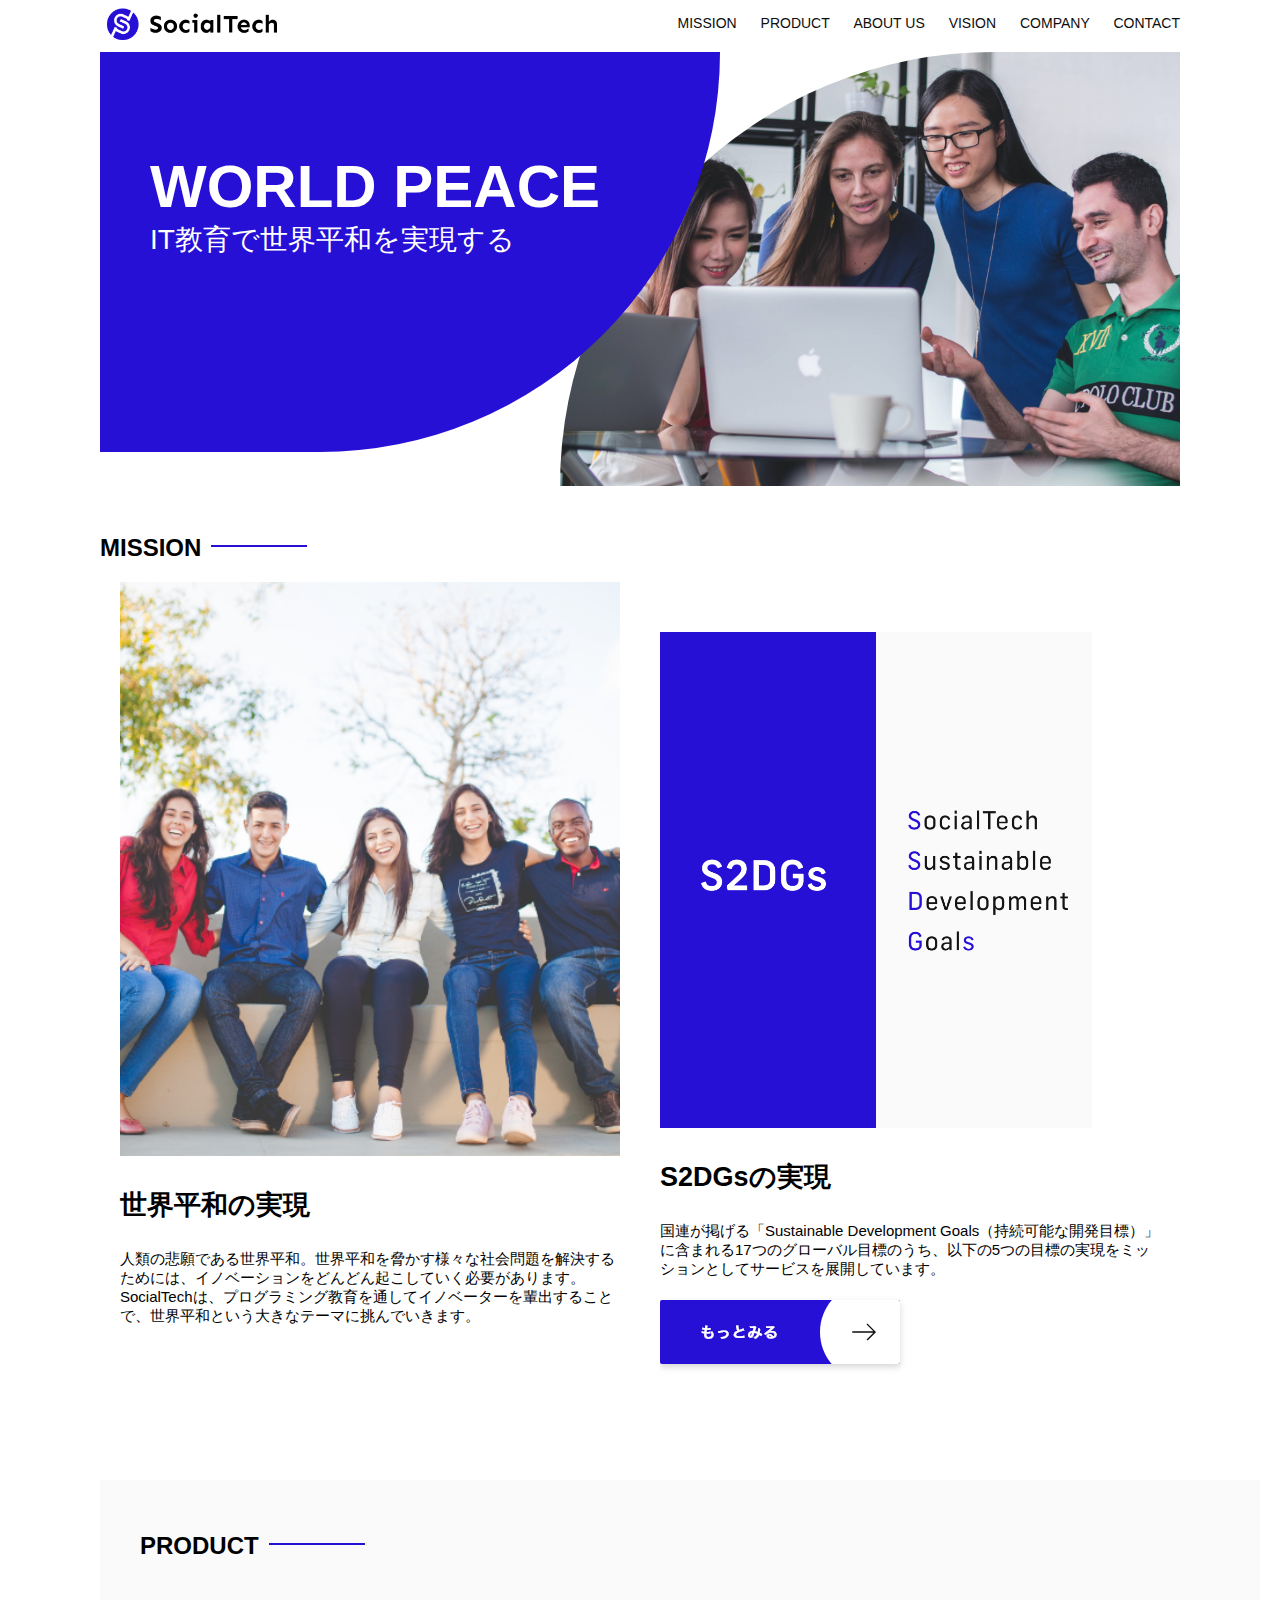
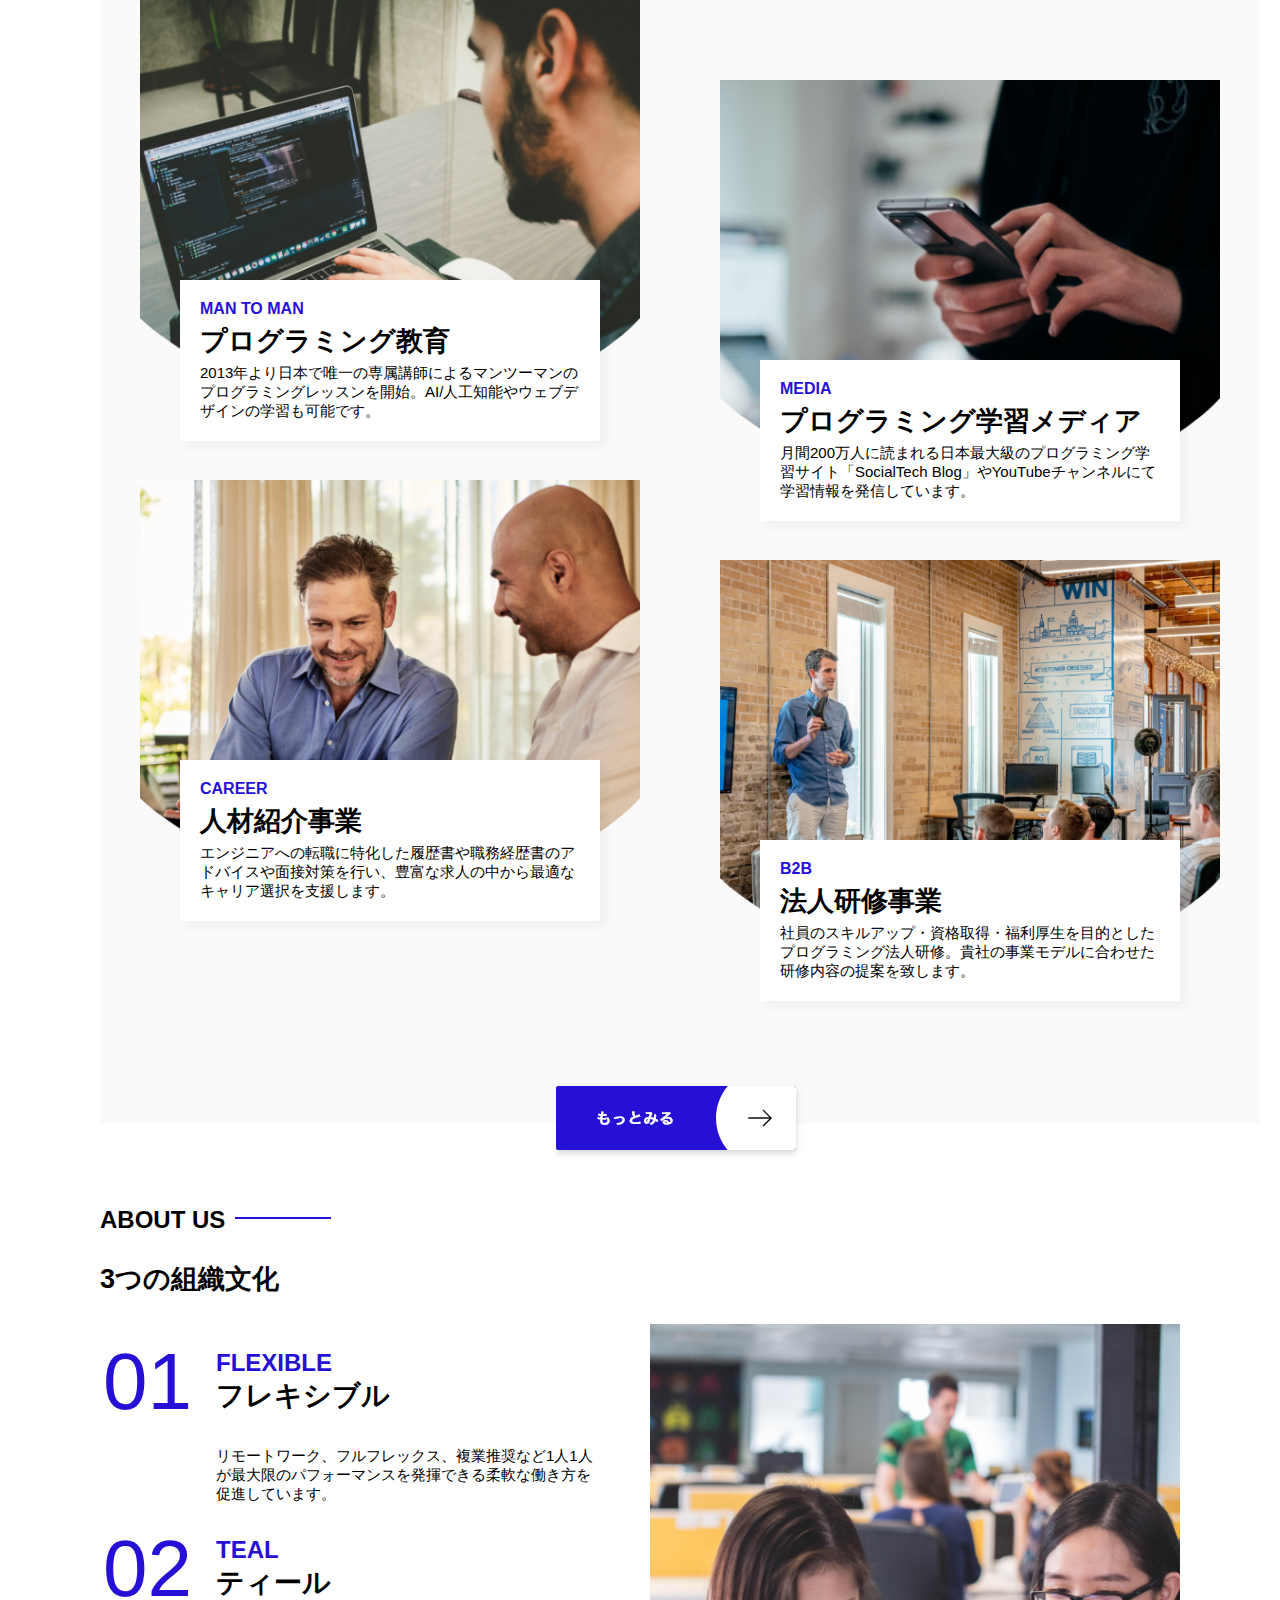
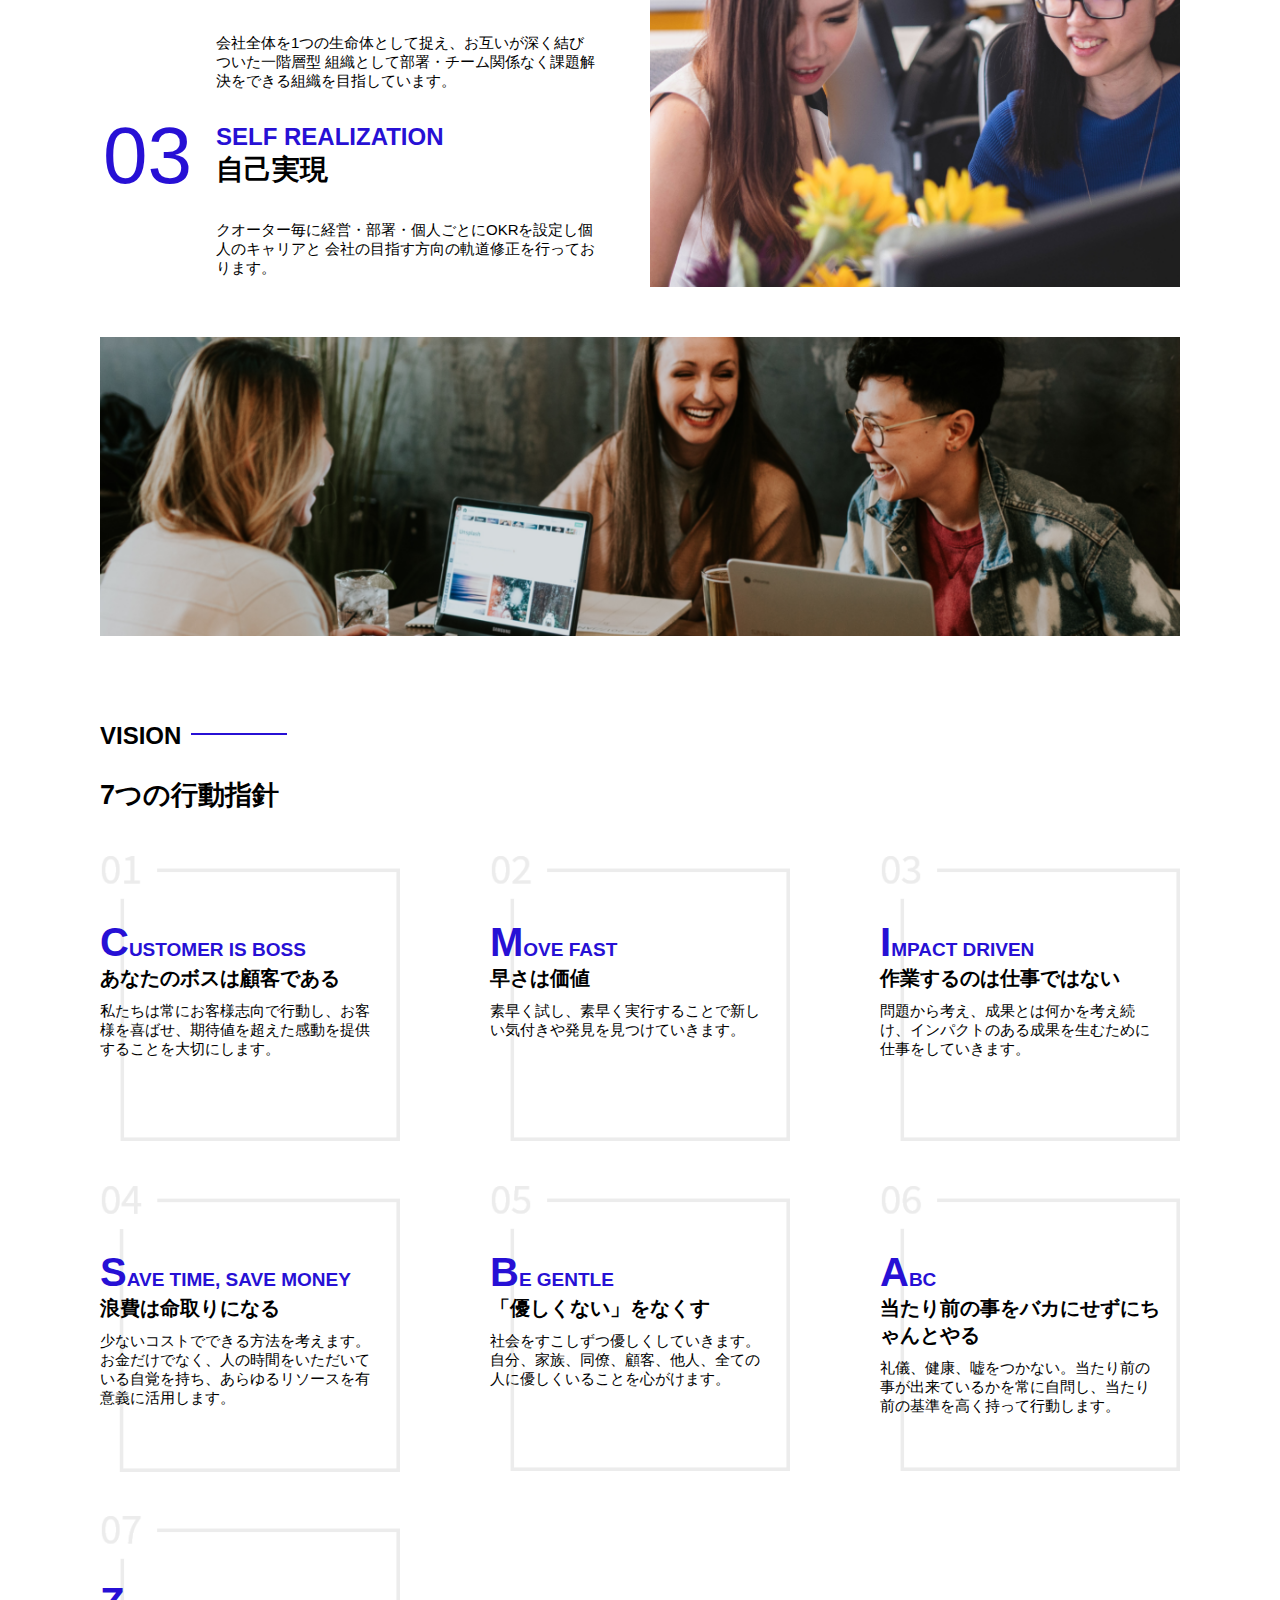
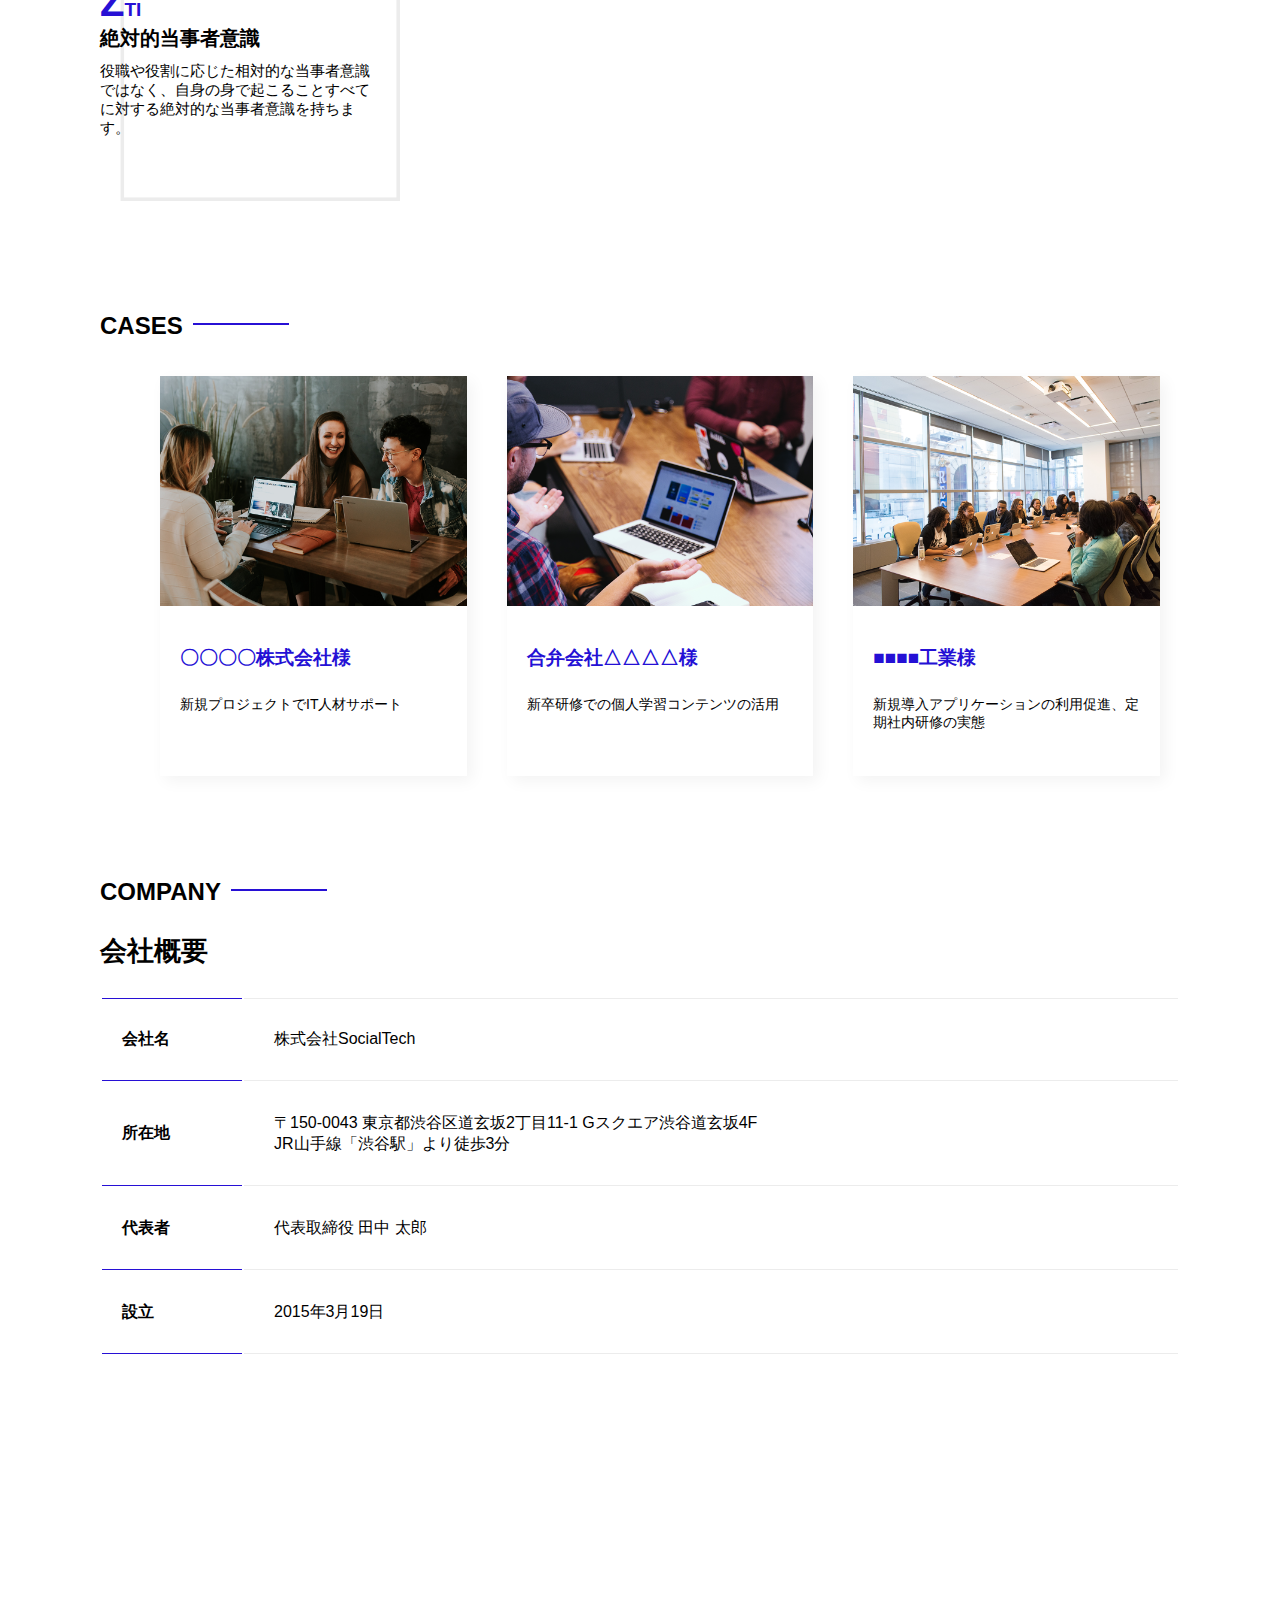
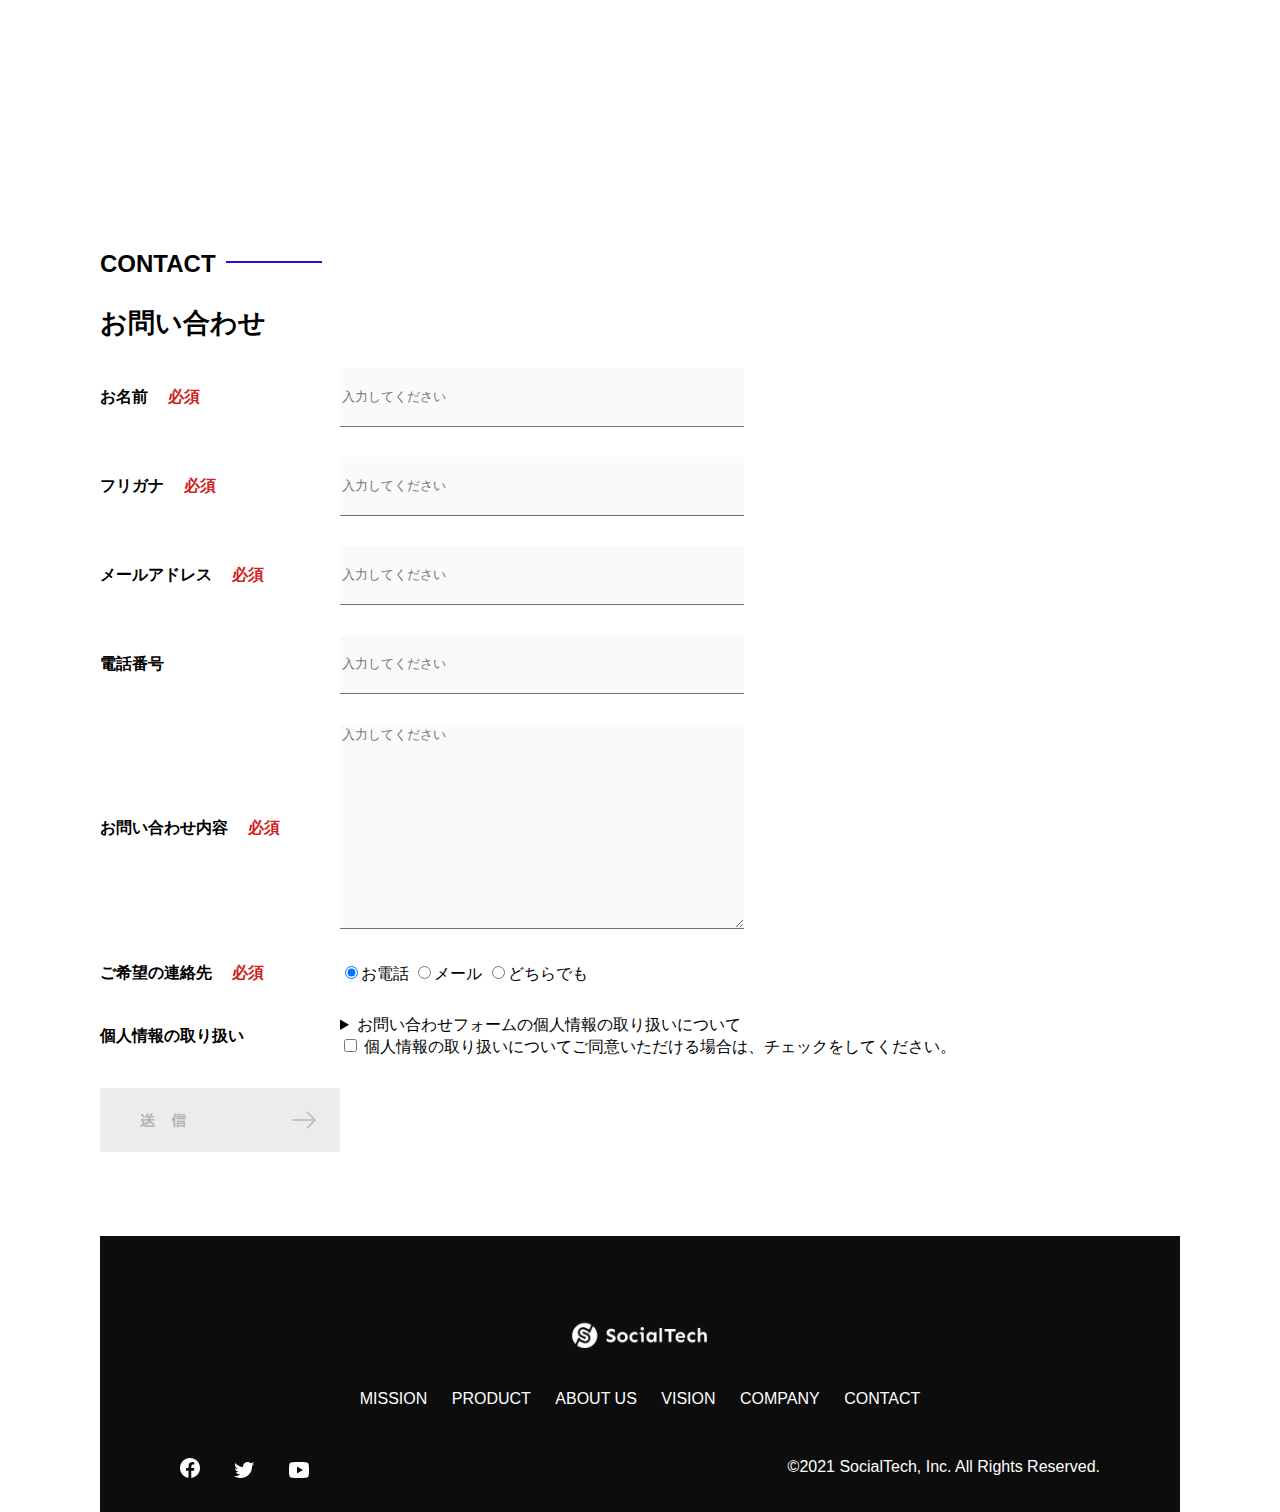
<file: kadai_012/index.html>
<!DOCTYPE html>
<html>
  <head>
    <title>SocialTech</title>
    <meta charset="UTF-8" />
    <meta
      name="description"
      content="SocialTechはEdTech業界のリーディングカンパニーを目指します。"
    />
    <meta name="viewport" content="width=device-width, initial-scale=1.0" />
    <link rel="stylesheet" href="style.css" />
  </head>
  <body>
    <!-- ヘッダー -->
    <header>
      <!-- ロゴ -->
      <a href="index.html" id="logo"
        ><img src="images/logo.png" alt="トップページに戻る"
      /></a>

      <!-- PC用ナビゲーション -->
      <nav id="nav-pc">
        <a href="mission.html">MISSION</a>
        <a href="product.html">PRODUCT</a>
        <a href="index.html#aboutus">ABOUT US</a>
        <a href="index.html#vision">VISION</a>
        <a href="index.html#company">COMPANY</a>
        <a href="index.html#contact">CONTACT</a>
      </nav>
    </header>
    <main>
      <article>
        <!-- メインビジュアル -->
        <section id="main-visual">
          <div id="main-message">
            <h1>WORLD PEACE</h1>
            <p>IT教育で世界平和を実現する</p>
          </div>
          <img
            src="images/index/index-main.png"
            alt="PCの周りに集まる多国籍の仲間たち"
          />
        </section>
        <!--ミッション-->
        <section id="mission">
          <h2 class="index-h2">MISSION</h2>
          <div id="mission-flex">
            <div>
              <img
                id="mission-photo"
                src="images/index/index-mission.png"
                alt="屋外のベンチで写真を撮影する多国籍の仲間たち"
              />
              <h3>世界平和の実現</h3>
              <p>
                人類の悲願である世界平和。世界平和を脅かす様々な社会問題を解決するためには、イノベーションをどんどん起こしていく必要があります。SocialTechは、プログラミング教育を通してイノベーターを輩出することで、世界平和という大きなテーマに挑んでいきます。
              </p>
            </div>
            <div>
              <img id="s2dgs" src="images/index/s2dgs.png" alt="S2DGs" />
              <h3>S2DGsの実現</h3>
              <p>
                国連が掲げる「Sustainable Development
                Goals（持続可能な開発目標）」に含まれる17つのグローバル目標のうち、以下の5つの目標の実現をミッションとしてサービスを展開しています。
              </p>
              <a href="mission.html">
                <img src="images/button-more.png" alt="もっとみる" />
              </a>
            </div>
          </div>
        </section>
        <!-- プロダクト -->
        <section id="product">
          <h2 class="index-h2">PRODUCT</h2>
          <div>
            <div id="product-left">
              <div>
                <img
                  class="product-photo"
                  src="images/index/index-mantoman.png"
                  alt="PCでコードを書く男性"
                />
                <div class="product-explain">
                  <span>MAN TO MAN</span>
                  <h3>プログラミング教育</h3>
                  <p>
                    2013年より日本で唯一の専属講師によるマンツーマンのプログラミングレッスンを開始。AI/人工知能やウェブデザインの学習も可能です。
                  </p>
                </div>
              </div>
              <div>
                <img
                  class="product-photo"
                  src="images/index/index-career.png"
                  alt="笑顔で話し合う2人の男性"
                />
                <div class="product-explain">
                  <span>CAREER</span>
                  <h3>人材紹介事業</h3>
                  <p>
                    エンジニアへの転職に特化した履歴書や職務経歴書のアドバイスや面接対策を行い、豊富な求人の中から最適なキャリア選択を支援します。
                  </p>
                </div>
              </div>
            </div>
            <div id="product-right">
              <div>
                <img
                  class="product-photo"
                  src="images/index/index-media.png"
                  alt="スマートフォンを操作する人"
                />
                <div class="product-explain">
                  <span>MEDIA</span>
                  <h3>プログラミング学習メディア</h3>
                  <p>
                    月間200万人に読まれる日本最大級のプログラミング学習サイト「SocialTech
                    Blog」やYouTubeチャンネルにて学習情報を発信しています。
                  </p>
                </div>
              </div>
              <div>
                <img
                  class="product-photo"
                  src="images/index/index-b2b.png"
                  alt="講演中の男性とそれを聴く人々"
                />
                <div class="product-explain">
                  <span>B2B</span>
                  <h3>法人研修事業</h3>
                  <p>
                    社員のスキルアップ・資格取得・福利厚生を目的としたプログラミング法人研修。貴社の事業モデルに合わせた研修内容の提案を致します。
                  </p>
                </div>
              </div>
            </div>
          </div>
          <div>
            <a id="product-more" href="product.html">
              <img src="images/button-more.png" alt="もっとみる" />
            </a>
          </div>
        </section>
        <!---ABOUT US-->
        <section id="aboutus">
          <h2 class="index-h2">ABOUT US</h2>
          <h3>3つの組織文化</h3>
          <div>
            <table class="culture-table">
              <tr>
                <td>
                  <span class="culture-num">01</span>
                </td>
                <td>
                  <span class="culture-en">FLEXIBLE</span>
                  <span class="culture-jp">フレキシブル</span>
                </td>
              </tr>
              <tr>
                <td>
                  <!--空のセル-->
                </td>
                <td>
                  <p class="culture-description">
                    リモートワーク、フルフレックス、複業推奨など1人1人が最大限のパフォーマンスを発揮できる柔軟な働き方を促進しています。
                  </p>
                </td>
              </tr>
              <tr>
                <td>
                  <span class="culture-num">02</span>
                </td>
                <td>
                  <span class="culture-en">TEAL</span>
                  <span class="culture-jp">ティール</span>
                </td>
              </tr>
              <tr>
                <td>
                  <!--空のセル-->
                </td>
                <td>
                  <p class="culture-description">
                    会社全体を1つの生命体として捉え、お互いが深く結びついた一階層型
                    組織として部署・チーム関係なく課題解決をできる組織を目指しています。
                  </p>
                </td>
              </tr>
              <tr>
                <td>
                  <span class="culture-num">03</span>
                </td>
                <td>
                  <span class="culture-en">SELF REALIZATION</span>
                  <span class="culture-jp">自己実現</span>
                </td>
              </tr>
              <tr>
                <td>
                  <!--空のセル-->
                </td>
                <td>
                  <p class="culture-description">
                    クオーター毎に経営・部署・個人ごとにOKRを設定し個人のキャリアと
                    会社の目指す方向の軌道修正を行っております。
                  </p>
                </td>
              </tr>
            </table>
            <img
              class="culture-img"
              src="images/index/index-aboutus1.png"
              alt="笑顔で話し合う2人の女性"
            />
          </div>
          <img
            class="culture-img2"
            src="images/index/index-aboutus2.png"
            alt="笑顔で話し合う3人の男女"
          />
        </section>
        <!-- VISION -->
        <section id="vision">
          <h2 class="index-h2">VISION</h2>
          <h3>7つの行動指針</h3>
          <div>
            <div class="vision-box">
              <img src="images/index/vision-01.png" alt="01" />
              <span>
                <h4>CUSTOMER IS BOSS</h4>
                <h5>あなたのボスは顧客である</h5>
                <p>
                  私たちは常にお客様志向で行動し、お客様を喜ばせ、期待値を超えた感動を提供することを大切にします。
                </p>
              </span>
            </div>
            <div class="vision-box">
              <img src="images/index/vision-02.png" alt="02" />
              <span>
                <h4>MOVE FAST</h4>
                <h5>早さは価値</h5>
                <p>
                  素早く試し、素早く実行することで新しい気付きや発見を見つけていきます。
                </p>
              </span>
            </div>
            <div class="vision-box">
              <img src="images/index/vision-03.png" alt="03" />
              <span>
                <h4>IMPACT DRIVEN</h4>
                <h5>作業するのは仕事ではない</h5>
                <p>
                  問題から考え、成果とは何かを考え続け、インパクトのある成果を生むために仕事をしていきます。
                </p>
              </span>
            </div>
            <div class="vision-box">
              <img src="images/index/vision-04.png" alt="04" />
              <span>
                <h4>SAVE TIME, SAVE MONEY</h4>
                <h5>浪費は命取りになる</h5>
                <p>
                  少ないコストでできる方法を考えます。お金だけでなく、人の時間をいただいている自覚を持ち、あらゆるリソースを有意義に活用します。
                </p>
              </span>
            </div>
            <div class="vision-box">
              <img src="images/index/vision-05.png" alt="05" />
              <span>
                <h4>BE GENTLE</h4>
                <h5>「優しくない」をなくす</h5>
                <p>
                  社会をすこしずつ優しくしていきます。自分、家族、同僚、顧客、他人、全ての人に優しくいることを心がけます。
                </p>
              </span>
            </div>
            <div class="vision-box">
              <img src="images/index/vision-06.png" alt="06" />
              <span>
                <h4>ABC</h4>
                <h5>当たり前の事をバカにせずにちゃんとやる</h5>
                <p>
                  礼儀、健康、嘘をつかない。当たり前の事が出来ているかを常に自問し、当たり前の基準を高く持って行動します。
                </p>
              </span>
            </div>
            <div class="vision-box">
              <img src="images/index/vision-07.png" alt="07" />
              <span>
                <h4>ZTI</h4>
                <h5>絶対的当事者意識</h5>
                <p>
                  役職や役割に応じた相対的な当事者意識ではなく、自身の身で起こることすべてに対する絶対的な当事者意識を持ちます。
                </p>
              </span>
            </div>
          </div>
        </section>
        <!-- CASES -->
        <section id="cases">
          <h2 class="index-h2">CASES</h2>
          <ul>
            <li class="case-card">
              <img class="case-img" src="images/index/case-1.png" alt="仲良く語り合う3人">
              <div class="case-info">
                <h4 class="case-name">〇〇〇〇株式会社様</h4>
                <p class="case-content">新規プロジェクトでIT人材サポート</p>
              </div>
            </li>
            <li class="case-card">
              <img class="case-img" src="images/index/case-2.png" alt="PCでコンテンツを見る">
              <div class="case-info">
                <h4 class="case-name">合弁会社△△△△様</h4>
                <p class="case-content">新卒研修での個人学習コンテンツの活用</p>
              </div>
            </li>
            <li class="case-card">
              <img class="case-img" src="images/index/case-3.png" alt="社内研修中の会議室">
              <div class="case-info">
                <h4 class="case-name">■■■■工業様</h4>
                <p class="case-content">新規導入アプリケーションの利用促進、定期社内研修の実態</p>
              </div>
            </li>
          </ul>
        </section>
        <!-- COMPANY -->
        <section id="company">
          <h2 class="index-h2">COMPANY</h2>
          <h3>会社概要</h3>
          <table id="company-table">
            <tr>
              <th class="tableheader-first">会社名</th>
              <td class="cell-first">株式会社SocialTech</td>
            </tr>
            <tr>
              <th class="tableheader">所在地</th>
              <td class="cell">
                〒150-0043 東京都渋谷区道玄坂2丁目11-1 Gスクエア渋谷道玄坂4F<br />JR山手線「渋谷駅」より徒歩3分
              </td>
            </tr>
            <tr>
              <th class="tableheader">代表者</th>
              <td class="cell">代表取締役 田中 太郎</td>
            </tr>
            <tr>
              <th class="tableheader">設立</th>
              <td class="cell">2015年3月19日</td>
            </tr>
          </table>
          <iframe
            src="https://www.google.com/maps/embed?pb=!1m18!1m12!1m3!1d3241.7759544892483!2d139.69399665123464!3d35.65789123876098!2m3!1f0!2f0!3f0!3m2!1i1024!2i768!4f13.1!3m3!1m2!1s0x60188caa0042e8d1%3A0xba130bea826a7aa2!2z44CSMTUwLTAwNDMg5p2x5Lqs6YO95riL6LC35Yy66YGT546E5Z2C77yS5LiB55uu77yR77yR4oiS77yR!5e0!3m2!1sja!2sjp!4v1636872991912!5m2!1sja!2sjp"
            style="border: 0"
            allowfullscreen=""
            loading="lazy"
          >
          </iframe>
        </section>
        <!-- お問い合わせフォーム -->
        <section id="contact">
          <h2 class="index-h2">CONTACT</h2>
          <h3>お問い合わせ</h3>
          <form>
            <div>
              <div class="contact-heading">
                <label class="contact-label"
                  >お名前<span class="contact-span">必須</span></label
                >
              </div>
              <div class="contact-form">
                <input
                  type="text"
                  name="name"
                  placeholder="入力してください"
                  class="contact-textbox"
                />
              </div>
            </div>
            <div>
              <div class="contact-heading">
                <label class="contact-label"
                  >フリガナ<span class="contact-span">必須</span></label
                >
              </div>
              <div>
                <input
                  type="text"
                  name="hurigana"
                  placeholder="入力してください"
                  class="contact-textbox"
                />
              </div>
            </div>
            <div>
              <div class="contact-heading">
                <label class="contact-label"
                  >メールアドレス<span class="contact-span">必須</span></label
                >
              </div>
              <div>
                <input
                  type="text"
                  name="email"
                  placeholder="入力してください"
                  class="contact-textbox"
                />
              </div>
            </div>
            <div>
              <div class="contact-heading">
                <label class="contact-label">電話番号</label>
              </div>
              <div>
                <input
                  type="text"
                  name="tel"
                  placeholder="入力してください"
                  class="contact-textbox"
                />
              </div>
            </div>
            <div>
              <div class="contact-heading">
                <label class="contact-label"
                  >お問い合わせ内容<span class="contact-span">必須</span></label
                >
              </div>
              <div>
                <textarea
                  class="contact-textarea"
                  placeholder="入力してください"
                  name="message"
                ></textarea>
              </div>
            </div>
            <div>
              <div class="contact-heading">
                <label class="contact-label"
                  >ご希望の連絡先<span class="contact-span">必須</span></label
                >
              </div>
              <div>
                <input
                  class="radiobutton"
                  type="radio"
                  value="tel"
                  name="contact"
                  checked
                /><label>お電話</label>
                <input
                  class="radiobutton"
                  type="radio"
                  value="mail"
                  name="contact"
                /><label>メール</label>
                <input
                  class="radiobutton"
                  type="radio"
                  value="both"
                  name="contact"
                /><label>どちらでも</label>
              </div>
            </div>
            <div>
              <div class="contact-heading">
                <label class="contact-label">個人情報の取り扱い</label>
              </div>
              <div>
                <details>
                  <summary>
                    お問い合わせフォームの個人情報の取り扱いについて
                  </summary>
                  <div>
                    <span>１．組織の名称又は氏名</span><br />
                    株式会社SocialTech<br /><br />
                    <span
                      >２．個人情報保護管理者（若しくはその代理人）の氏名又は職名、所属及び連絡先
                      鈴木 一郎 コーポレート部</span
                    ><br />
                    メールアドレス：support@socialtech.net<br />
                    TEL：03-xxxx-xxxx<br />
                    <span>３．個人情報の利用目的</span><br />
                    ・本サービス及び本サービスに関連する情報の提供又はそれらに関する連絡のため<br />
                    ・ユーザーの本人確認のため<br />
                    ・当社サービスのご案内のため<br />
                    ・当社の商品等の広告または宣伝（電子メールによるものを含むものとします。）<br /><br />
                    <span>４．個人情報の取り扱い業務の委託</span><br />
                    個人情報の取扱業務の全部または一部を外部に業務委託する場合があります。<br />
                    その際、弊社は、個人情報を適切に保護できる管理体制を敷き実行していることを条件として<br />
                    委託先を厳選したうえで、機密保持契約を委託先と締結し、お客様の個人情報を厳密に管理させます。<br /><br />
                    <span>５．個人情報の開示等の請求</span><br />
                    お客様は、弊社に対してご自身の個人情報の開示等（利用目的の通知、開示、内容の訂正・追加・削除、利用の停止または消去、第三者への提供の停止）に関して、当社問合わせ窓口に申し出ることができます。<br />
                    その際、弊社はお客様ご本人を確認させていただいたうえで、合理的な期間内に対応いたします。<br /><br />
                    なお、個人情報に関する弊社問合わせ先は、次の通りです。<br /><br />
                    株式会社SocialTech　個人情報問合せ窓口<br />
                    〒150-0043　東京都渋谷区道玄坂2丁目11-1 Ｇスクエア渋谷道玄坂
                    4F<br />
                    メールアドレス：support@socialtech.net　TEL：03-xxxx-xxxx<br /><br />
                    <span>６．個人情報を提供されることの任意性について</span
                    ><br /><br />
                    お客様がご自身の個人情報を弊社に提供されるか否かは、お客様のご判断によりますが、もしご提供されない場合には、適切なサービスが提供できない場合がありますので予めご了承ください。
                  </div>
                </details>
                <input type="checkbox" name="agree" />
                <span
                  >個人情報の取り扱いについてご同意いただける場合は、チェックをしてください。</span
                >
              </div>
            </div>
            <input
              type="image"
              value="Submit"
              src="images/button-submit.png"
              alt="送信する"
            />
          </form>
        </section>
      </article>
      <footer>
        <div id="footer-logo">
          <img src="images/logo-sp.png" alt="SocialTech" />
        </div>
        <div id="footer-link">
          <a href="mission.html">MISSION</a>
          <a href="product.html">PRODUCT</a>
          <a href="index.html#aboutus">ABOUT US</a>
          <a href="index.html#vision">VISION</a>
          <a href="index.html#company">COMPANY</a>
          <a href="index.html#contact">CONTACT</a>
        </div>
        <div id="sns-footer">
          <a href="https://www.facebook.com/sejuku2013"
            ><img src="images/button-facebook.png" alt="Facebookのリンク"
          /></a>
          <a href="https://twitter.com/samuraijuku"
            ><img src="images/button-twitter.png" alt="Twitterのリンク"
          /></a>
          <a href="https://www.youtube.com/channel/UCCFOQO5aDK0xXam4cUQXT8g"
            ><img src="images/button-youtube.png" alt="YouTubeのリンク"
          /></a>
          <span id="copyright"
            >&copy;2021 SocialTech, Inc. All Rights Reserved.
          </span>
        </div>
      </footer>
    </main>
  </body>
</html>
</file>
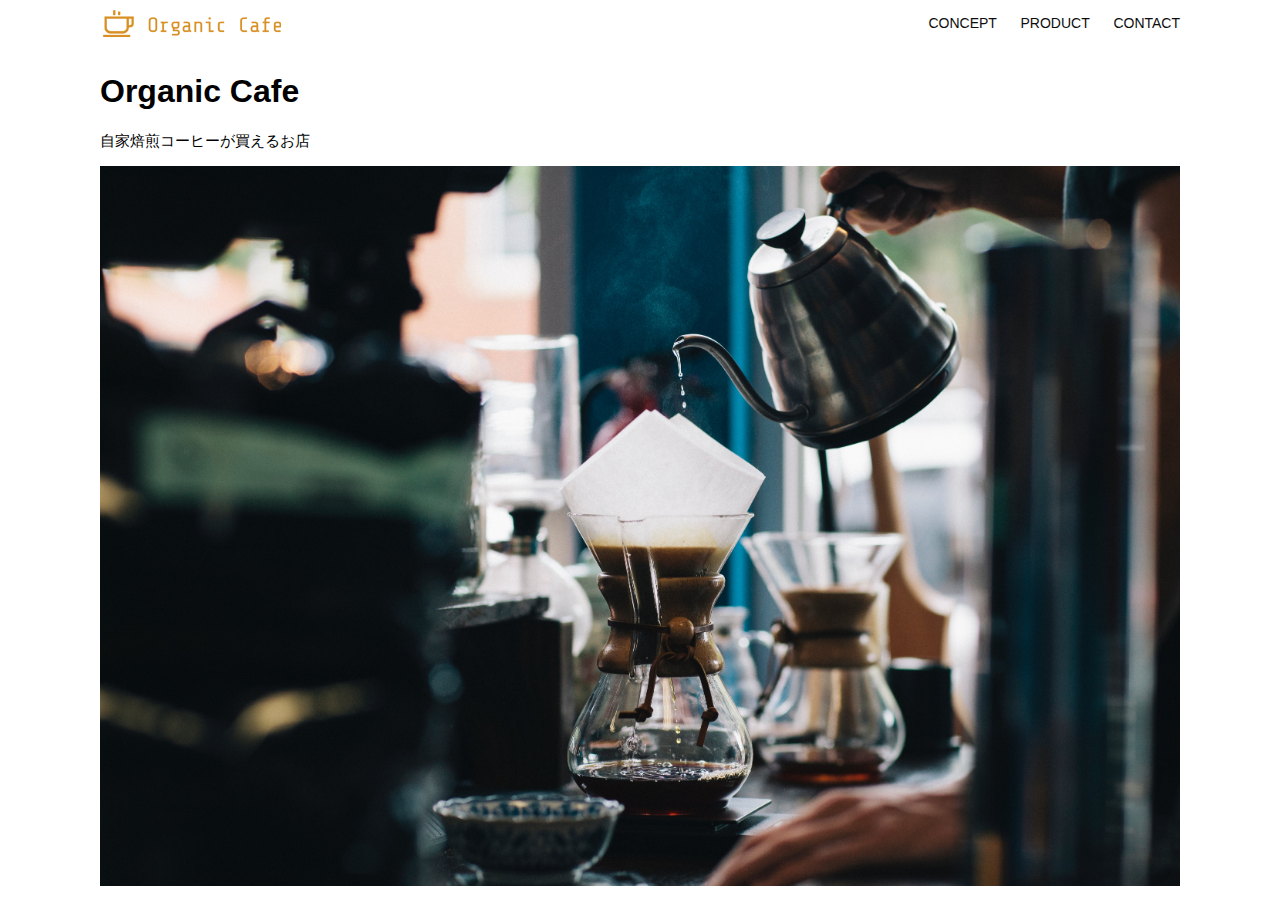
<file: kadai_013/index.html>
<!DOCTYPE html>
<html>
  <head>
    <title>Organic Cafe</title>
    <meta charset="UTF-8" />
    <meta
      name="description"
      content="自家焙煎のコーヒーがお家で楽しめるOrganic Cafe"
    />
    <meta name="viewport" content="width=device-width, initial-scale=1.0" />
    <link rel="stylesheet" href="style.css" />
  </head>
  <body>
    <!-- ヘッダー -->
    <header>
      <!-- ロゴ -->
      <a href="index.html" id="logo"
        ><img src="images/logo.png" alt="トップページに戻る"
      /></a>

      <!-- PC用ナビゲーション -->
      <nav id="nav-pc">
        <a href="index.html#concept">CONCEPT</a>
        <a href="index.html#product">PRODUCT</a>
        <a href="index.html#contact">CONTACT</a>
      </nav>
      <!-- スマートフォン用メニューボタン -->
      <img id="menu-sp" src="images/button-menu.png" alt="ナビゲーションを開く" onclick="document.getElementById('nav-sp').style.display = 'block'">
      <nav id="nav-sp">
        <img id="close" src="images/button-close.png" alt="ナビゲーションを閉じる" onclick="document.getElementById('nav-sp').style.display = 'none'">
        <a id="logo-sp" href="index.html" onclick="document.getElementById('nav-sp').style.display ='none'">
        <img src="images/logo-sp.png"></a>
        <a class="menu" href="index.html#concept" onclick="document.getElementById('nav-sp').style.display = 'none'">
        CONCEPT</a>
        <a class="menu" href="index.html#product" onclick="document.getElementById('nav-sp').style.display = 'none'">
        PRODUCT</a>
        <a class="menu" href="index.html#contact" onclick="document.getElementById('nav-sp').style.display = 'none'">
        CONTACT</a>
      </nav>
    </header>
    <main>
      <article>
        <!-- メインビジュアル -->
        <section id="main-visual">
          <div id="main-message">
            <h1>Organic Cafe</h1>
            <p>自家焙煎コーヒーが買えるお店</p>
          </div>
          <img
            src="images/main-image.jpg"
            alt="コーヒーをハンドドリップで淹れる画像"
          />
        </section>
      </article>
    </main>
  </body>
</html>
</file>
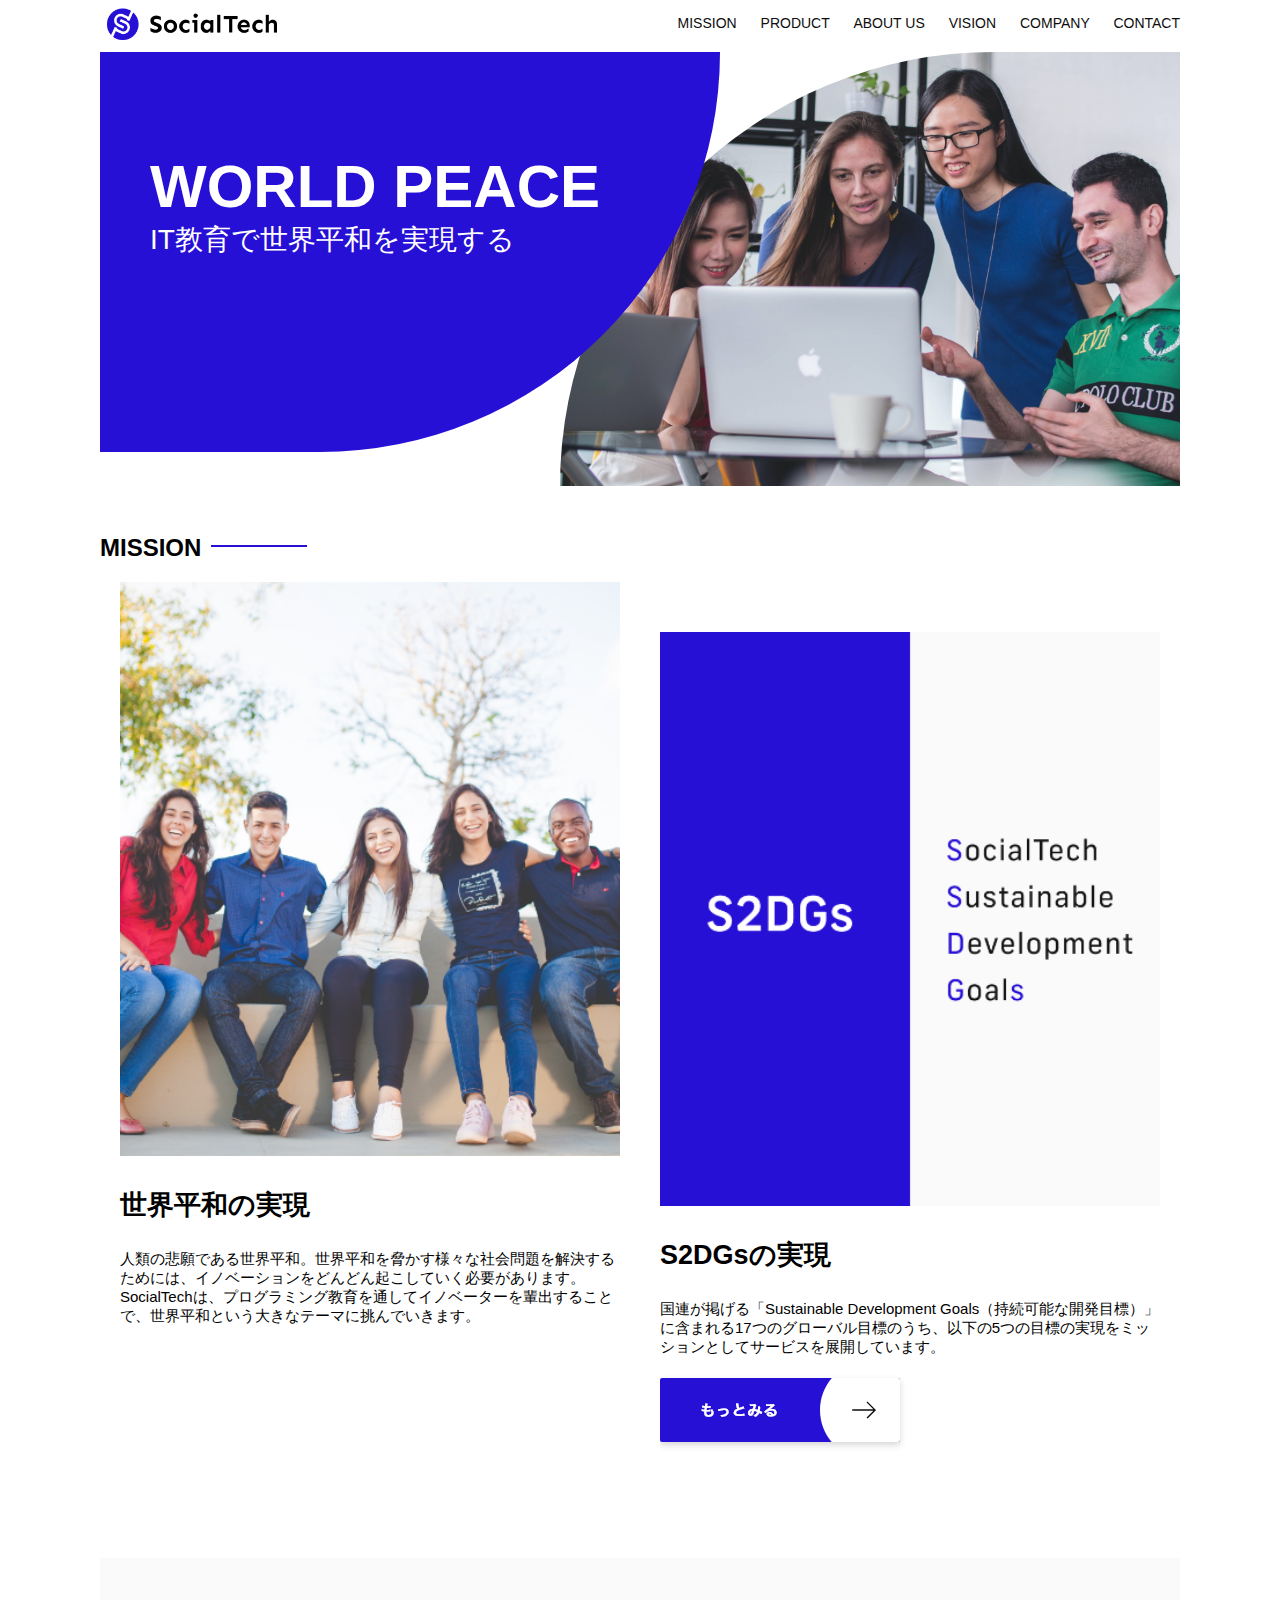
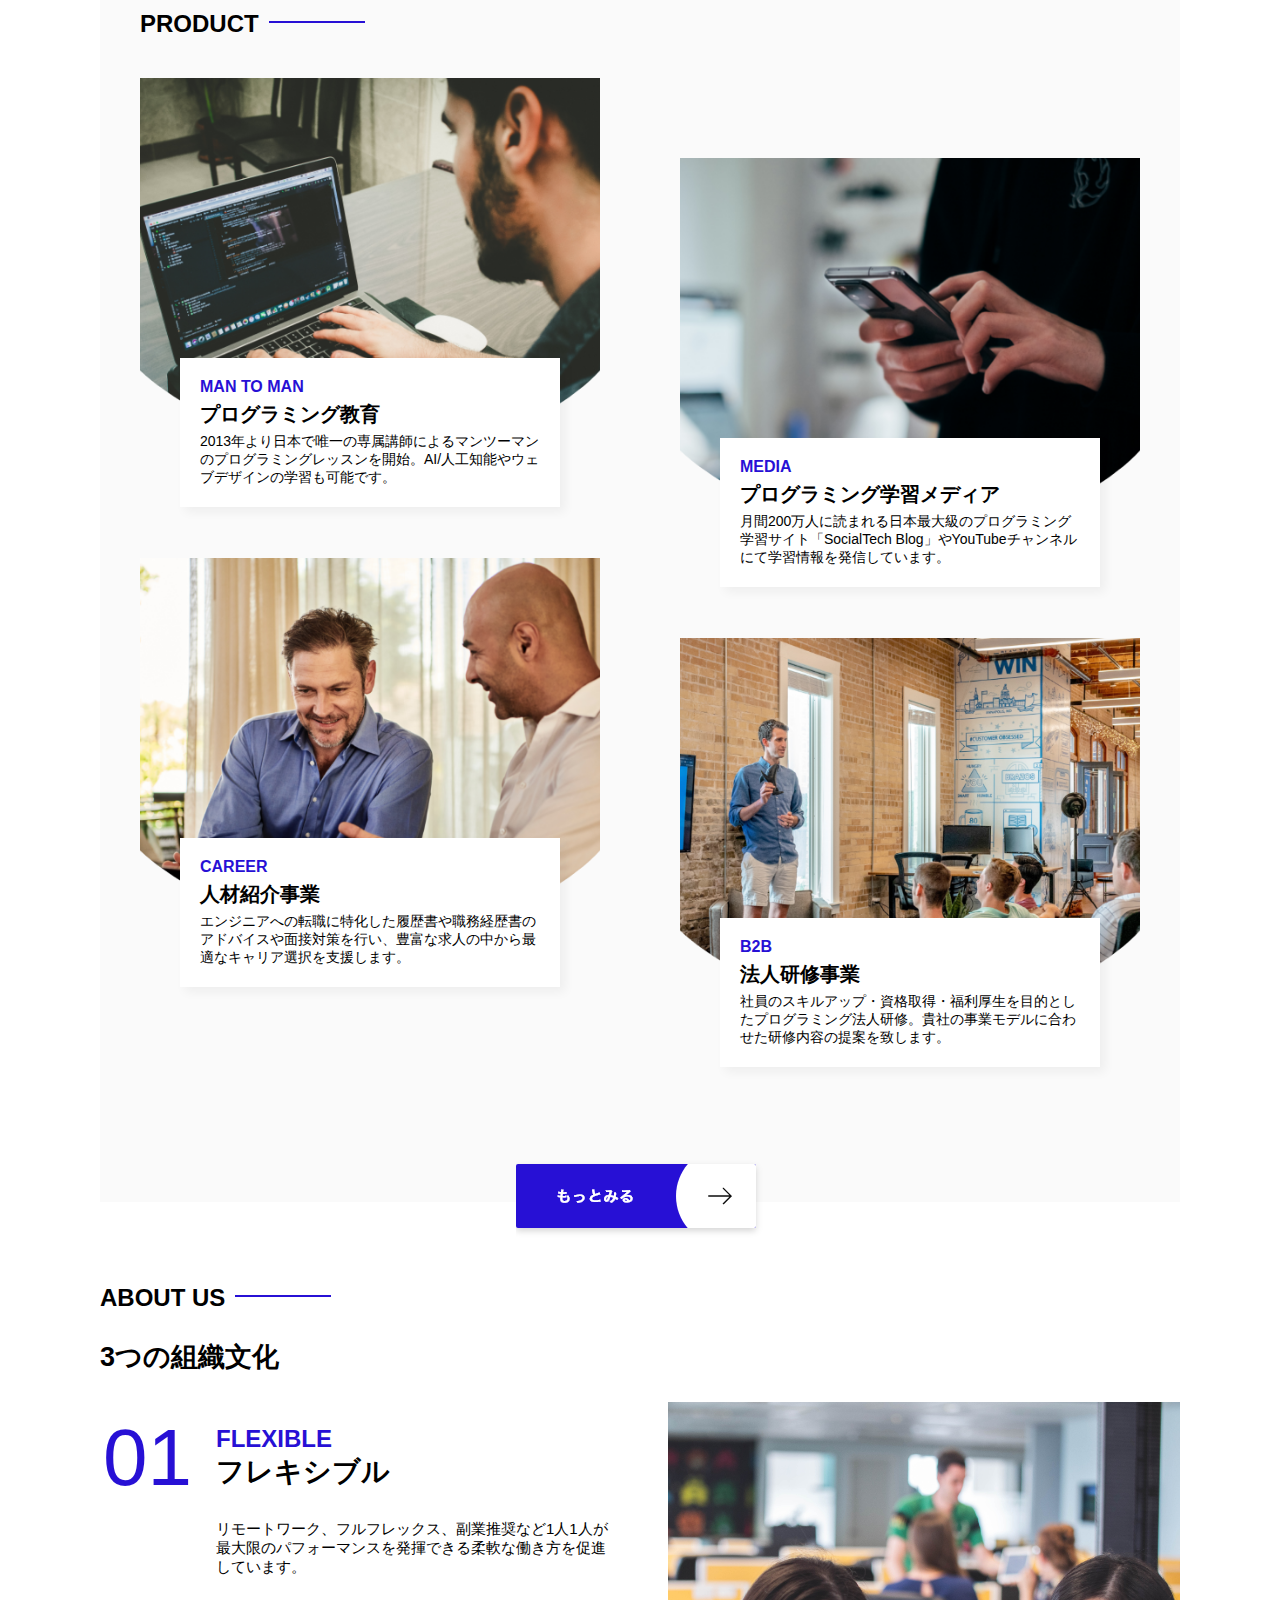
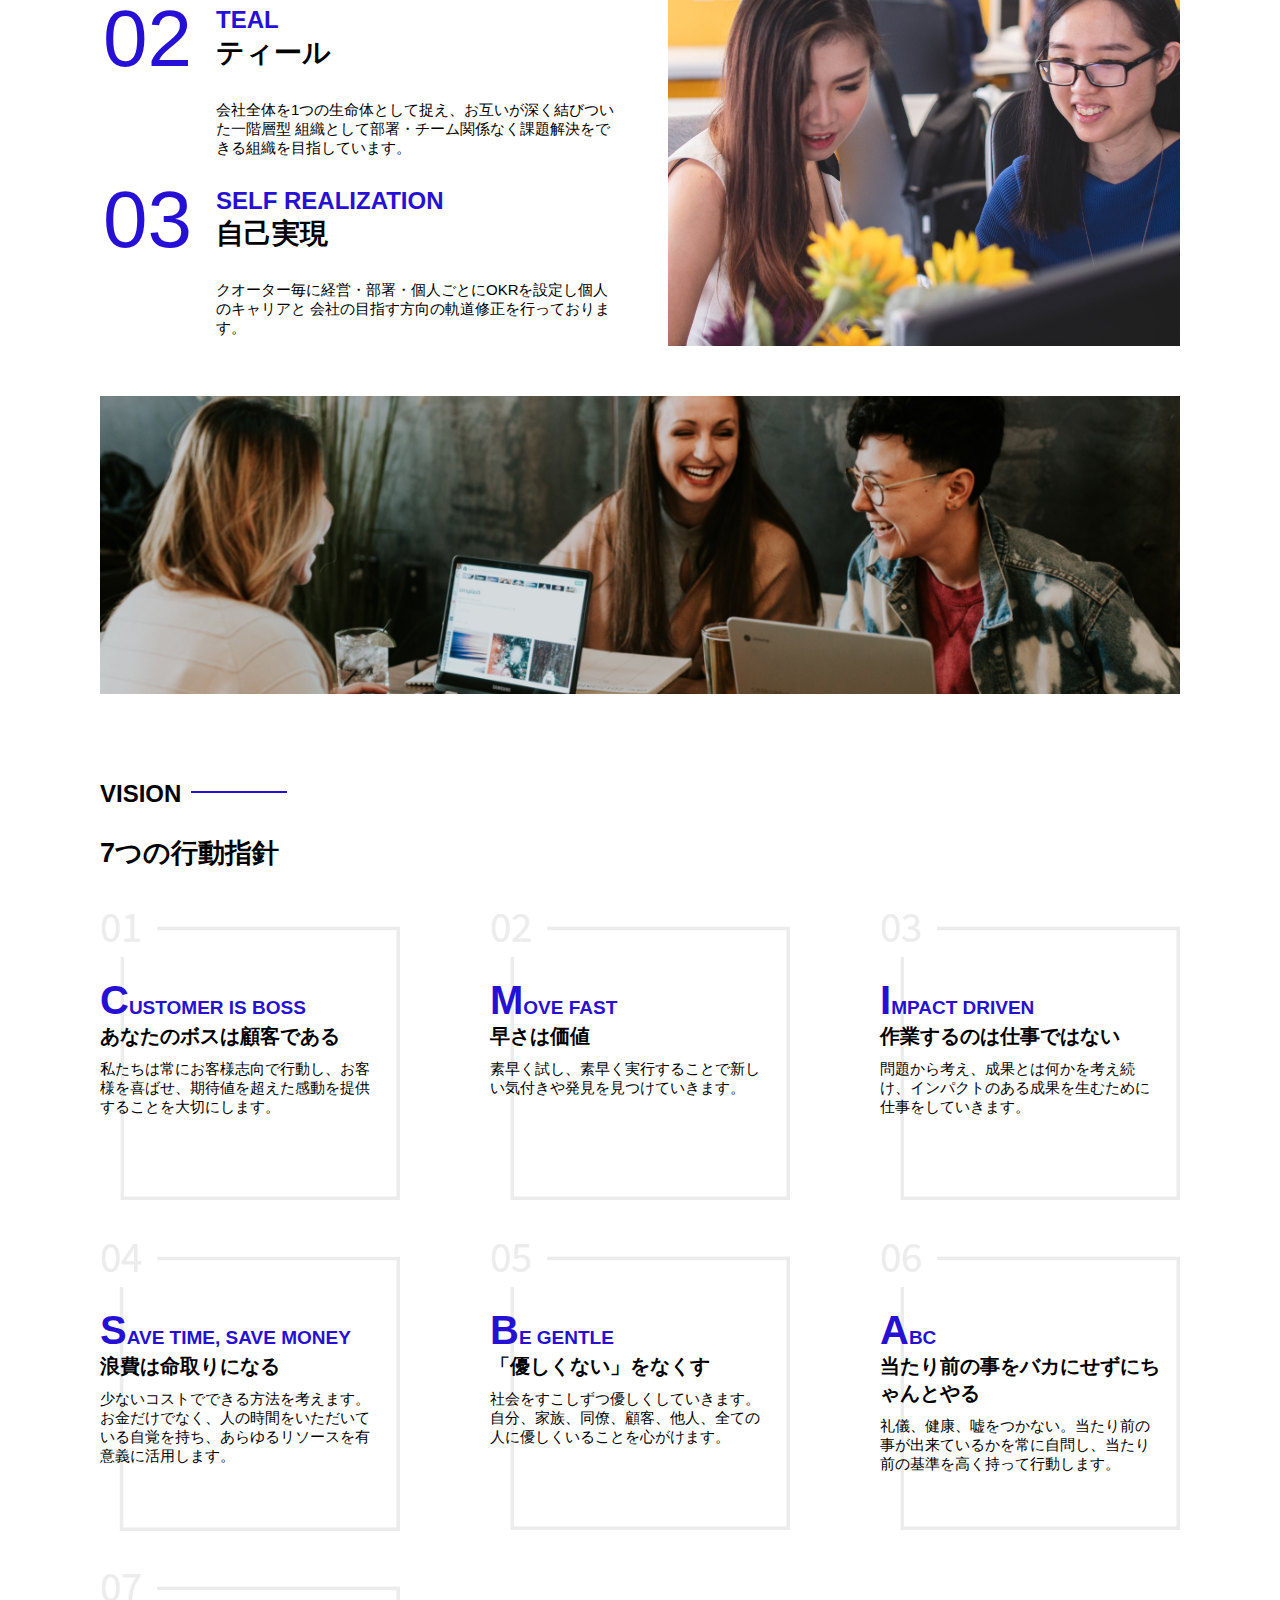
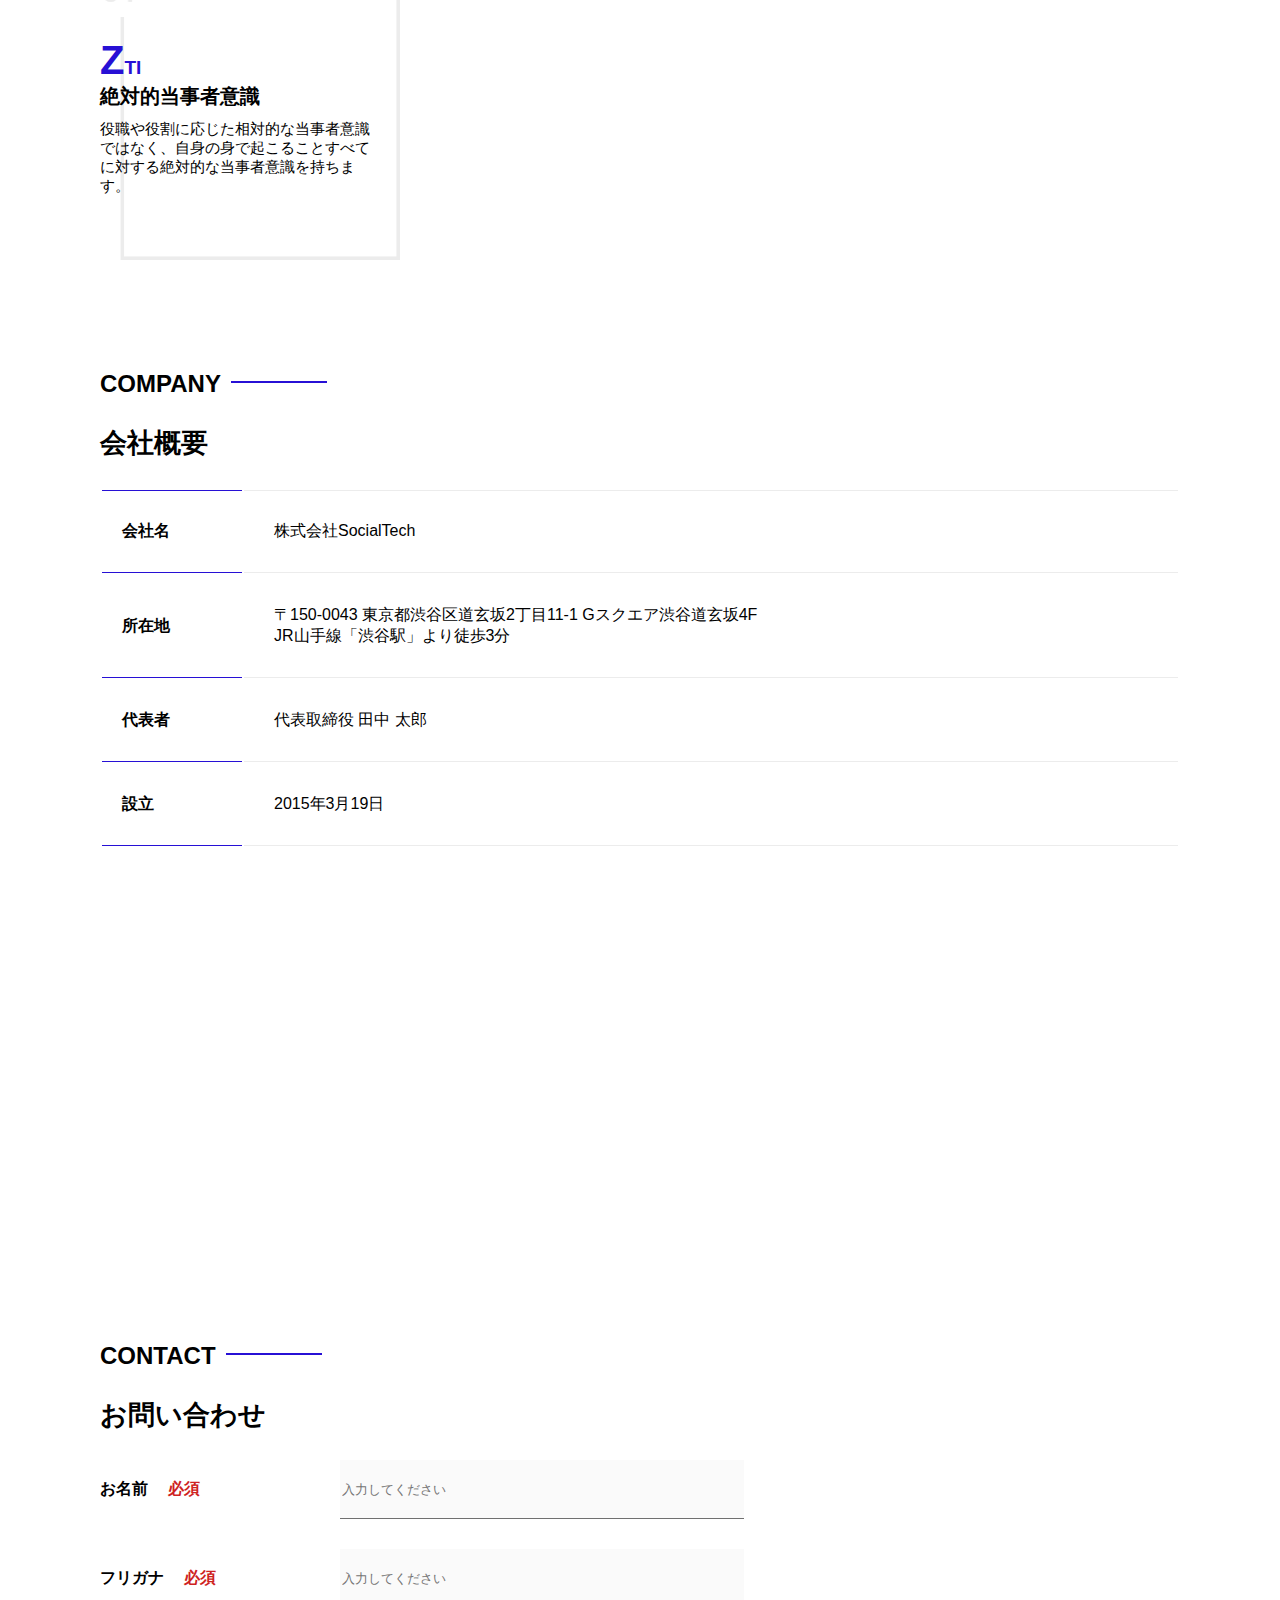
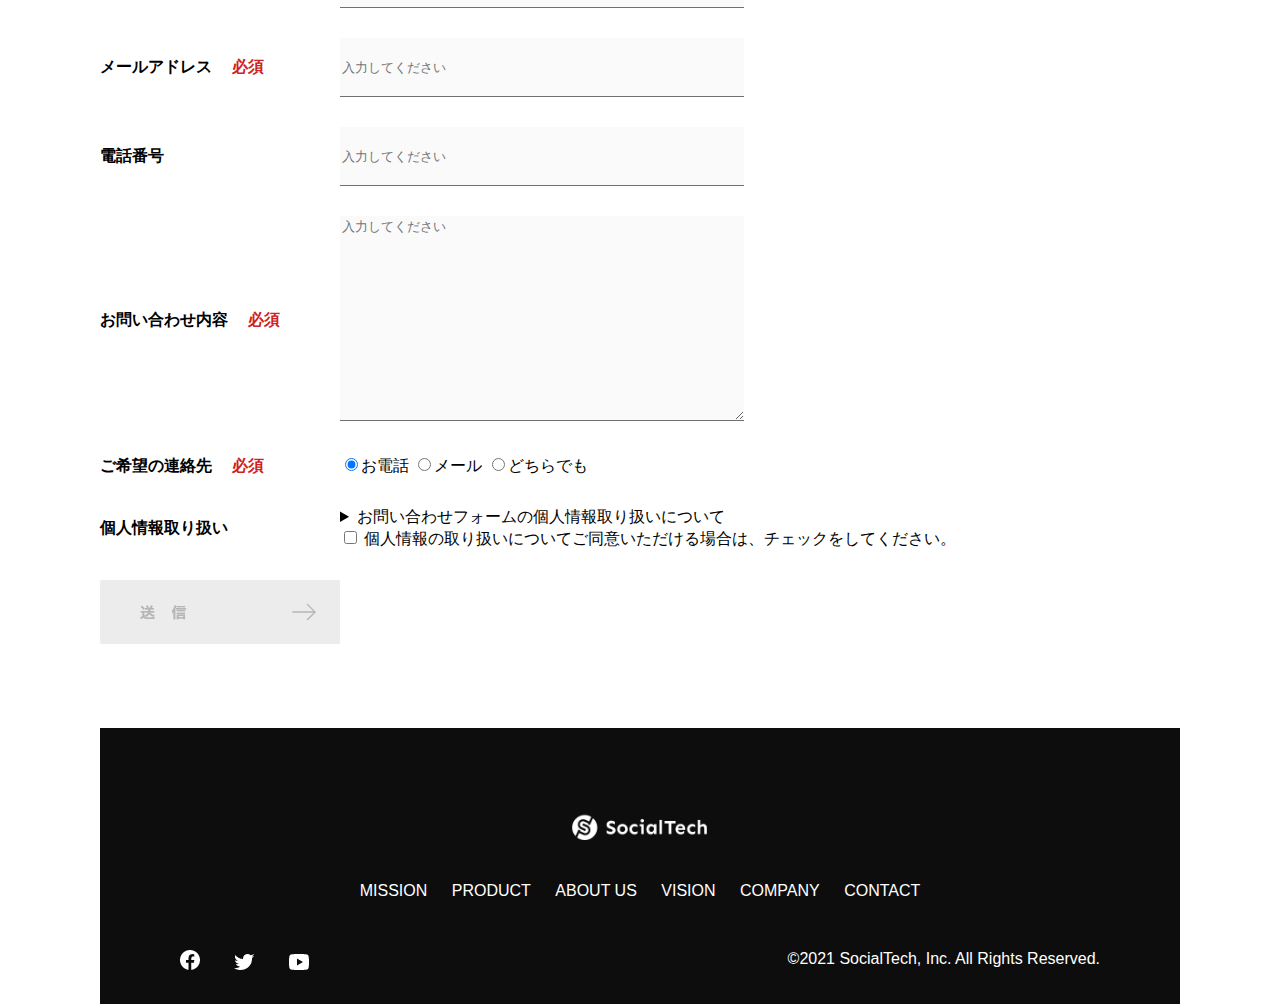
<file: kadai_tutorial_output/index.html>
<!DOCTYPE html>
<html>
    <head>
        <title>SocaiTech</title>
        <meta charset="UTF-8">
        <meta name="description" content="SocialTechはEdTech業界のリーディングカンパニーを目指します。">
        <meta name="viewport" content="width=device-width, initial-scale=1.0">
        <link rel="stylesheet" href="style.css">
    </head>
    <body>
        <!-- ヘッダー -->
        <header>
            <!-- ロゴ -->
            <a href="index.html" id="logo"><img src="images/logo.png" alt="トップページに戻る"></a>

            <!-- PC用ナビゲーション -->
            <nav id="nav-pc">
                <a href="mission.html">MISSION</a>
                <a href="product.html">PRODUCT</a>
                <a href="index.html#aboutus">ABOUT US</a>
                <a href="index.html#vision">VISION</a>
                <a href="index.html#company">COMPANY</a>
                <a href="index.html#contact">CONTACT</a>
            </nav>
            <!-- スマホ用メニューボタン -->
            <img id="menu-sp" src="images/button-menu.png" alt="ナビゲーションを開く" onclick="document.getElementById('nav-sp').style.display = 'block'">
            <!-- スマホ用ナビゲーション -->
            <nav id="nav-sp">
                <img id="close" src="images/button-close.png" alt="ナビゲーションを閉じる" onclick="document.getElementById('nav-sp').style.display = 'none'">
                <a id="logo-sp" href="index.html" onclick="document.getElementById('nav-sp').style.display = 'none'">
                <img src="images/logo-sp.png" alt="トップページに戻る"></a>
                <a class="menu" href="mission.html" onclick="document.getElementById('nav-sp').style.display = 'none'">MISSION</a>
                <a class="menu" href="product.html" onclick="document.getElementById('nav-sp').style.display = 'none'">PRODUCT</a>
                <a class="menu" href="index.html#aboutus" onclick="document.getElementById('nav-sp').style.display = 'none'">ABOUTUS</a>
                <a class="menu" href="index.html#vision"
                    onclick="document.getElementById('nav-sp').style.display = 'none'">VISION</a>
                <a class="menu" href="index.html#company"
                    onclick="document.getElementById('nav-sp').style.display = 'none'">COMPANY</a>
                <a class="menu" href="index.html#contact"
                    onclick="document.getElementById('nav-sp').style.display = 'none'">CONTACT</a>
                <div id="sns">
                    <a href="https://www.facebook.com/sejuku2013"><img src="images/button-facebook.png" alt="Facebookのリンク"></a>
                    <a href="https://twitter.com/samuraijuku"><img src="images/button-twitter.png" alt="Twitterのリンク"></a>
                    <a href="https://www.youtube.com/channel/UCCFOQO5aDK0xXam4cUQXT8g"><img src="images/button-youtube.png" alt="YouTubeのリンク"></a>

                </div>
            </nav>
        </header>
        <main>
            <article>
                <section id="main-visual">
                    <div id="main-message">
                        <h1>WORLD PEACE</h1>
                        <p>IT教育で世界平和を実現する</p>
                    </div>
                    <img src="images/index/index-main.png" alt="PCの周りに集まる多国籍の仲間たち">
                </section>
                <!--ミッション-->
                <section id="mission">
                    <h2 class="index-h2">MISSION</h2>
                    <div id="mission-flex">
                        <div>
                            <img id="mission-photo" src="images/index/index-mission.png" alt="屋外のベンチで写真を撮影する多国籍の仲間たち">
                            <h3>世界平和の実現</h3>
                            <p>
                                人類の悲願である世界平和。世界平和を脅かす様々な社会問題を解決するためには、イノベーションをどんどん起こしていく必要があります。SocialTechは、プログラミング教育を通してイノベーターを輩出することで、世界平和という大きなテーマに挑んでいきます。
                            </p>
                        </div>
                        <div>
                            <img id="s2dgs" src="images/index/s2dgs.png" alt="S2DGs">
                            <h3>S2DGsの実現</h3>
                            <p>国連が掲げる「Sustainable Development Goals（持続可能な開発目標）」に含まれる17つのグローバル目標のうち、以下の5つの目標の実現をミッションとしてサービスを展開しています。</p>
                            <a href="mission.html">
                            <img src="images/button-more.png" alt="もっとみる">
                            </a>
                        </div>
                    </div>
                </section>
                <!-- プロダクト -->
                <section id="product">
                    <h2 class="index-h2">PRODUCT</h2>
                    <div>
                        <div id="product-left">
                            <div>
                                <img class="product-photo" src="images/index/index-mantoman.png" alt="PCでコードを書く男性">
                                <div class="product-explain">
                                    <span>MAN TO MAN</span>
                                    <h3>プログラミング教育</h3>
                                    <p>2013年より日本で唯一の専属講師によるマンツーマンのプログラミングレッスンを開始。AI/人工知能やウェブデザインの学習も可能です。</p>
                                </div>
                            </div>
                            <div>
                                <img class="product-photo" src="images/index/index-career.png" alt="笑顔で話し合う2人の男性">
                                <div class="product-explain">
                                <span>CAREER</span>
                                    <h3>人材紹介事業</h3>
                                    <p>エンジニアへの転職に特化した履歴書や職務経歴書のアドバイスや面接対策を行い、豊富な求人の中から最適なキャリア選択を支援します。</p>
                                </div>
                            </div>
                        </div>
                        <div id="product-right">
                            <div>
                                <img class="product-photo" src="images/index/index-media.png" alt="スマートフォンを操作する人">
                                <div class="product-explain">
                                    <span>MEDIA</span>
                                    <h3>プログラミング学習メディア</h3>
                                    <p>月間200万人に読まれる日本最大級のプログラミング学習サイト「SocialTech Blog」やYouTubeチャンネルにて学習情報を発信しています。</p>
                                </div>
                            </div>
                            <div>
                                <img class="product-photo" src="images/index/index-b2b.png" alt="講演中の男性とそれを聴く人々">
                                <div class="product-explain">
                                    <span>B2B</span>
                                    <h3>法人研修事業</h3>
                                    <p>社員のスキルアップ・資格取得・福利厚生を目的としたプログラミング法人研修。貴社の事業モデルに合わせた研修内容の提案を致します。</p>
                                </div>
                            </div>
                        </div>
                    </div>
                    <div>
                        <a id="product-more" href="product.html">
                            <img src="images/button-more.png" alt="もっとみる">
                        </a>
                    </div>
                </section>
                <!-- ABOUT US-->
                <section id="aboutus">
                    <h2 class="index-h2">ABOUT US</h2>
                    <h3>3つの組織文化</h3>
                    <div>
                        <table class="culture-table">
                            <tr>
                                <td>
                                    <span class="culture-num">01</span>
                                </td>
                                <td>
                                    <span class="culture-en">FLEXIBLE</span>
                                    <span class="culture-jp">フレキシブル</span>
                                </td>
                            </tr>
                            <tr>
                                <td>
                                    <!--空のセル-->
                                </td>
                                <td>
                                    <p class="culture-description">
                                        リモートワーク、フルフレックス、副業推奨など1人1人が最大限のパフォーマンスを発揮できる柔軟な働き方を促進しています。 
                                    </p>
                                </td>
                            </tr>
                            <tr>
                                <td>
                                    <span class="culture-num">02</span>
                                </td>
                                <td>
                                    <span class="culture-en">TEAL</span>
                                    <span class="culture-jp">ティール</span>
                                </td>
                            </tr>
                            <tr>
                                <td>
                                    <!--空のセル-->
                                </td>
                                <td>
                                    <p class="culture-description">
                                        会社全体を1つの生命体として捉え、お互いが深く結びついた一階層型
                                        組織として部署・チーム関係なく課題解決をできる組織を目指しています。
                                    </p>
                                </td>
                            </tr>
                            <tr>
                                <td>
                                    <span class="culture-num">03</span>
                                </td>
                                <td>
                                    <span class="culture-en">SELF REALIZATION</span>
                                    <span class="culture-jp">自己実現</span>
                                </td>
                            </tr>
                            <tr>
                                <td>
                                    <!--空のセル-->
                                </td>
                                <td>
                                    <p class="culture-description">
                                        クオーター毎に経営・部署・個人ごとにOKRを設定し個人のキャリアと
                                        会社の目指す方向の軌道修正を行っております。
                                    </p>
                                </td>
                            </tr>
                        </table> 
                        <img class="culture-img" src="images/index/index-aboutus1.png" alt="笑顔で話し合う2人の女性">              
                    </div>
                    <img class="culture-img2" src="images/index/index-aboutus2.png" alt="笑顔で話し合う3人の男女">
                </section>
                <!--VISION -->
                <section id="vision">
                    <h2 class="index-h2">VISION</h2>
                    <h3>7つの行動指針</h3>
                    <div>
                        <div class="vision-box">
                            <img src="images/index/vision-01.png" alt="01">
                            <span>
                                <h4>CUSTOMER IS BOSS</h4>
                                <h5>あなたのボスは顧客である</h5>
                                <p>私たちは常にお客様志向で行動し、お客様を喜ばせ、期待値を超えた感動を提供することを大切にします。</p>
                            </span>
                        </div>
                        <div class="vision-box">
                            <img src="images/index/vision-02.png" alt="02">
                            <span>
                                <h4>MOVE FAST</h4>
                                <h5>早さは価値</h5>
                                <p>素早く試し、素早く実行することで新しい気付きや発見を見つけていきます。</p>
                            </span>
                        </div>
                        <div class="vision-box">
                            <img src="images/index/vision-03.png" alt="03">
                            <span>
                                <h4>IMPACT DRIVEN</h4>
                                <h5>作業するのは仕事ではない</h5>
                                <p>問題から考え、成果とは何かを考え続け、インパクトのある成果を生むために仕事をしていきます。</p>
                            </span>
                        </div>
                        <div class="vision-box">
                            <img src="images/index/vision-04.png" alt="04">
                            <span>
                                <h4>SAVE TIME, SAVE MONEY</h4>
                                <h5>浪費は命取りになる</h5>
                                <p>少ないコストでできる方法を考えます。お金だけでなく、人の時間をいただいている自覚を持ち、あらゆるリソースを有意義に活用します。</p>
                            </span>
                        </div>
                        <div class="vision-box">
                            <img src="images/index/vision-05.png" alt="05">
                            <span>
                                <h4>BE GENTLE</h4>
                                <h5>「優しくない」をなくす</h5>
                                <p>社会をすこしずつ優しくしていきます。自分、家族、同僚、顧客、他人、全ての人に優しくいることを心がけます。</p>
                            </span>
                        </div>
                        <div class="vision-box">
                            <img src="images/index/vision-06.png" alt="06">
                            <span>
                                <h4>ABC</h4>
                                <h5>当たり前の事をバカにせずにちゃんとやる</h5>
                                <p>礼儀、健康、嘘をつかない。当たり前の事が出来ているかを常に自問し、当たり前の基準を高く持って行動します。</p>
                            </span>
                        </div>
                        <div class="vision-box">
                            <img src="images/index/vision-07.png" alt="07">
                            <span>
                                <h4>ZTI</h4>
                                <h5>絶対的当事者意識</h5>
                                <p>役職や役割に応じた相対的な当事者意識ではなく、自身の身で起こることすべてに対する絶対的な当事者意識を持ちます。</p>
                            </span>
                        </div>
                    </div>
                </section>
                <!-- COMPANY -->
                <section id="company">
                    <h2 class="index-h2">COMPANY</h2>
                    <h3>会社概要</h3>
                    <table id="company-table">
                        <tr>
                            <th class="tableheader-first">会社名</th>
                            <td class="cell-first">株式会社SocialTech</td>
                        </tr>
                        <tr>
                            <th class="tableheader">所在地</th>
                            <td class="cell">〒150-0043 東京都渋谷区道玄坂2丁目11-1 Gスクエア渋谷道玄坂4F<br>JR山手線「渋谷駅」より徒歩3分</td>
                        </tr>
                        <tr>
                            <th class="tableheader">代表者</th>
                            <td class="cell">代表取締役 田中 太郎</td>
                        </tr>
                        <tr>
                            <th class="tableheader">設立</th>
                            <td class="cell">2015年3月19日</td>
                        </tr>
                    </table>
                    <iframe src="https://www.google.com/maps/embed?pb=!1m18!1m12!1m3!1d3241.720022326282!2d139.6934597757868!3d35.65926907259438!2m3!1f0!2f0!3f0!3m2!1i1024!2i768!4f13.1!3m3!1m2!1s0x60188caa213a85e5%3A0x8e064c523da1dacc!2z44K544Kv44Ko44Ki5riL6LC3!5e0!3m2!1sja!2sjp!4v1702427376103!5m2!1sja!2sjp" width="600" height="450" style="border:0;" allowfullscreen="" loading="lazy" referrerpolicy="no-referrer-when-downgrade">
                    </iframe>
                </section>
                <!-- お問い合わせフォーム -->
                <section id="contact">
                    <h2 class="index-h2">CONTACT</h2>
                    <h3>お問い合わせ</h3>
                    <!-- STATIC FORMSのフォームタグ -->
                    <form action="https://api.staticforms.xyz/submit" method="post">
                        <input type="text" name="honeypot" style="display:none">
                         <!-- STATIC FORMSのアクセスキー -->
                        <input type="hidden" name="accessKey" value="5192882f-37c1-42b1-8af0-26c43e1a3e12">
                        <!--メールのタイトル-->
                        <input type="hidden" name="subject" value="お問い合わせフォーム" />
                         <!--送信先のメールアドレスをvalueに設定する-->
                        <input type="hidden" name="replyTo" value="dslbak@gmail.com">
                        <!--redirectToのURLは公開後のURLへリンクする-->
                        <input type="hidden" name="redirectTo" value="">
                        <div>
                            <div class="contact-heading">
                                <label class="contact-label">お名前<span class="contact-span">必須</span></label>
                            </div>
                            <div>
                                <input type="text" name="name" placeholder="入力してください" class="contact-textbox">
                            </div>
                        </div>
                        <div>
                            <div class="contact-heading">
                              <label class="contact-label">フリガナ<span class="contact-span">必須</span></label>
                            </div>
                            <div>
                              <input type="text" name="hurigana" placeholder="入力してください" class="contact-textbox">
                            </div>
                          </div>
                        <div>
                            <div class="contact-heading">
                                <label class="contact-label">メールアドレス<span class="contact-span">必須</span></label>
                            </div>
                            <div>
                                <input type="text" name="email" placeholder="入力してください" class="contact-textbox">
                            </div>
                        </div>
                        <div>
                            <div class="contact-heading">
                                <label class="contact-label">電話番号</label>
                            </div>
                            <div>
                                <input type="text" name="tel" placeholder="入力してください" class="contact-textbox">
                            </div>
                        </div>
                        <div>
                            <div class="contact-heading">
                                <label class="contact-label">お問い合わせ内容<span class="contact-span">必須</span></label>
                            </div>
                            <div>
                                <textarea class="contact-textarea" placeholder="入力してください" name="message"></textarea>
                            </div>
                        </div>
                        <div>
                            <div class="contact-heading">
                                <label class="contact-label">ご希望の連絡先<span class="contact-span">必須</span></label>
                            </div>
                            <div>
                                <input class="radiobutton" type="radio" value="tel" name="contact" checked><label>お電話</label>
                                <input class="radiobutton" type="radio" value="mail" name="contact"><label>メール</label>
                                <input class="radiobutton" type="radio" value="both" name="contact"><label>どちらでも</label>
                            </div>
                        </div>
                        <div>
                            <div class="contact-heading">
                                <label class="contact-label">個人情報取り扱い</label>
                            </div>
                            <div>
                                <details>
                                    <summary>お問い合わせフォームの個人情報取り扱いについて</summary>
                                    <div>
                                        <span>１．組織の名称又は氏名</span><br>
                                        株式会社SocialTech<br><br>
                                        <span>２．個人情報保護管理者（若しくはその代理人）の氏名又は職名、所属及び連絡先
                                              鈴木 一郎 コーポレート部</span><br>
                                            メールアドレス：support@socialtech.net<br>
                                            TEL：03-xxxx-xxxx<br>
                                            <span>３．個人情報の利用目的</span><br>
                                            ・本サービス及び本サービスに関連する情報の提供又はそれらに関する連絡のため<br>
                                            ・ユーザーの本人確認のため<br>
                                            ・当社サービスのご案内のため<br>
                                            ・当社の商品等の広告または宣伝（電子メールによるものを含むものとします。）<br><br>
                                            <span>４．個人情報の取り扱い業務の委託</span><br>
                                            個人情報の取扱業務の全部または一部を外部に業務委託する場合があります。<br>
                                            その際、弊社は、個人情報を適切に保護できる管理体制を敷き実行していることを条件として<br>
                                            委託先を厳選したうえで、機密保持契約を委託先と締結し、お客様の個人情報を厳密に管理させます。<br><br>
                                            <span>５．個人情報の開示等の請求</span><br>
                                            お客様は、弊社に対してご自身の個人情報の開示等（利用目的の通知、開示、内容の訂正・追加・削除、利用の停止または消去、第三者への提供の停止）に関して、当社問合わせ窓口に申し出ることができます。<br>
                                            その際、弊社はお客様ご本人を確認させていただいたうえで、合理的な期間内に対応いたします。<br><br>
                                            なお、個人情報に関する弊社問合わせ先は、次の通りです。<br><br>
                                            株式会社SocialTech　個人情報問合せ窓口<br>
                                            〒150-0043　東京都渋谷区道玄坂2丁目11-1 Ｇスクエア渋谷道玄坂 4F<br>
                                            メールアドレス：support@socialtech.net　TEL：03-xxxx-xxxx<br><br>
                                            <span>６．個人情報を提供されることの任意性について</span><br><br>
                                            お客様がご自身の個人情報を弊社に提供されるか否かは、お客様のご判断によりますが、もしご提供されない場合には、適切なサービスが提供できない場合がありますので予めご了承ください。
                                    </div>
                                </details>
                                <input type="checkbox" name="agree">
                                <span>個人情報の取り扱いについてご同意いただける場合は、チェックをしてください。</span>
                            </div>
                        </div>
                        <input type="image" value="Submit" src="images/button-submit.png" alt="送信する">
                    </form>
                </section>
            </article>
            <footer>
                <div id="footer-logo">
                    <img src="images/logo-sp.png" alt="SocialTech">
                </div>
                <div id="footer-link">
                    <a href="mission.html">MISSION</a>
                    <a href="product.html">PRODUCT</a>
                    <a href="index.html#aboutus">ABOUT US</a>
                    <a href="index.html#vision">VISION</a>
                    <a href="index.html#company">COMPANY</a>
                    <a href="index.html#contact">CONTACT</a>
                </div>
                <div id="sns-footer">
                    <a href="https://www.facebook.com/sejuku2013"><img src="images/button-facebook.png" alt="Facebookのリンク"></a>
                    <a href="https://twitter.com/samuraijuku"><img src="images/button-twitter.png" alt="Xのリンク"></a>
                    <a href="https://www.youtube.com/channel/UCCFOQO5aDK0xXam4cUQXT8g"><img src="images/button-youtube.png" alt="YouTubeのリンク"></a>
                    <span id="copyright">&copy;2021 SocialTech, Inc. All Rights Reserved. </span>
                </div>
            </footer>
        </main>
    </body>
</html>
</file>
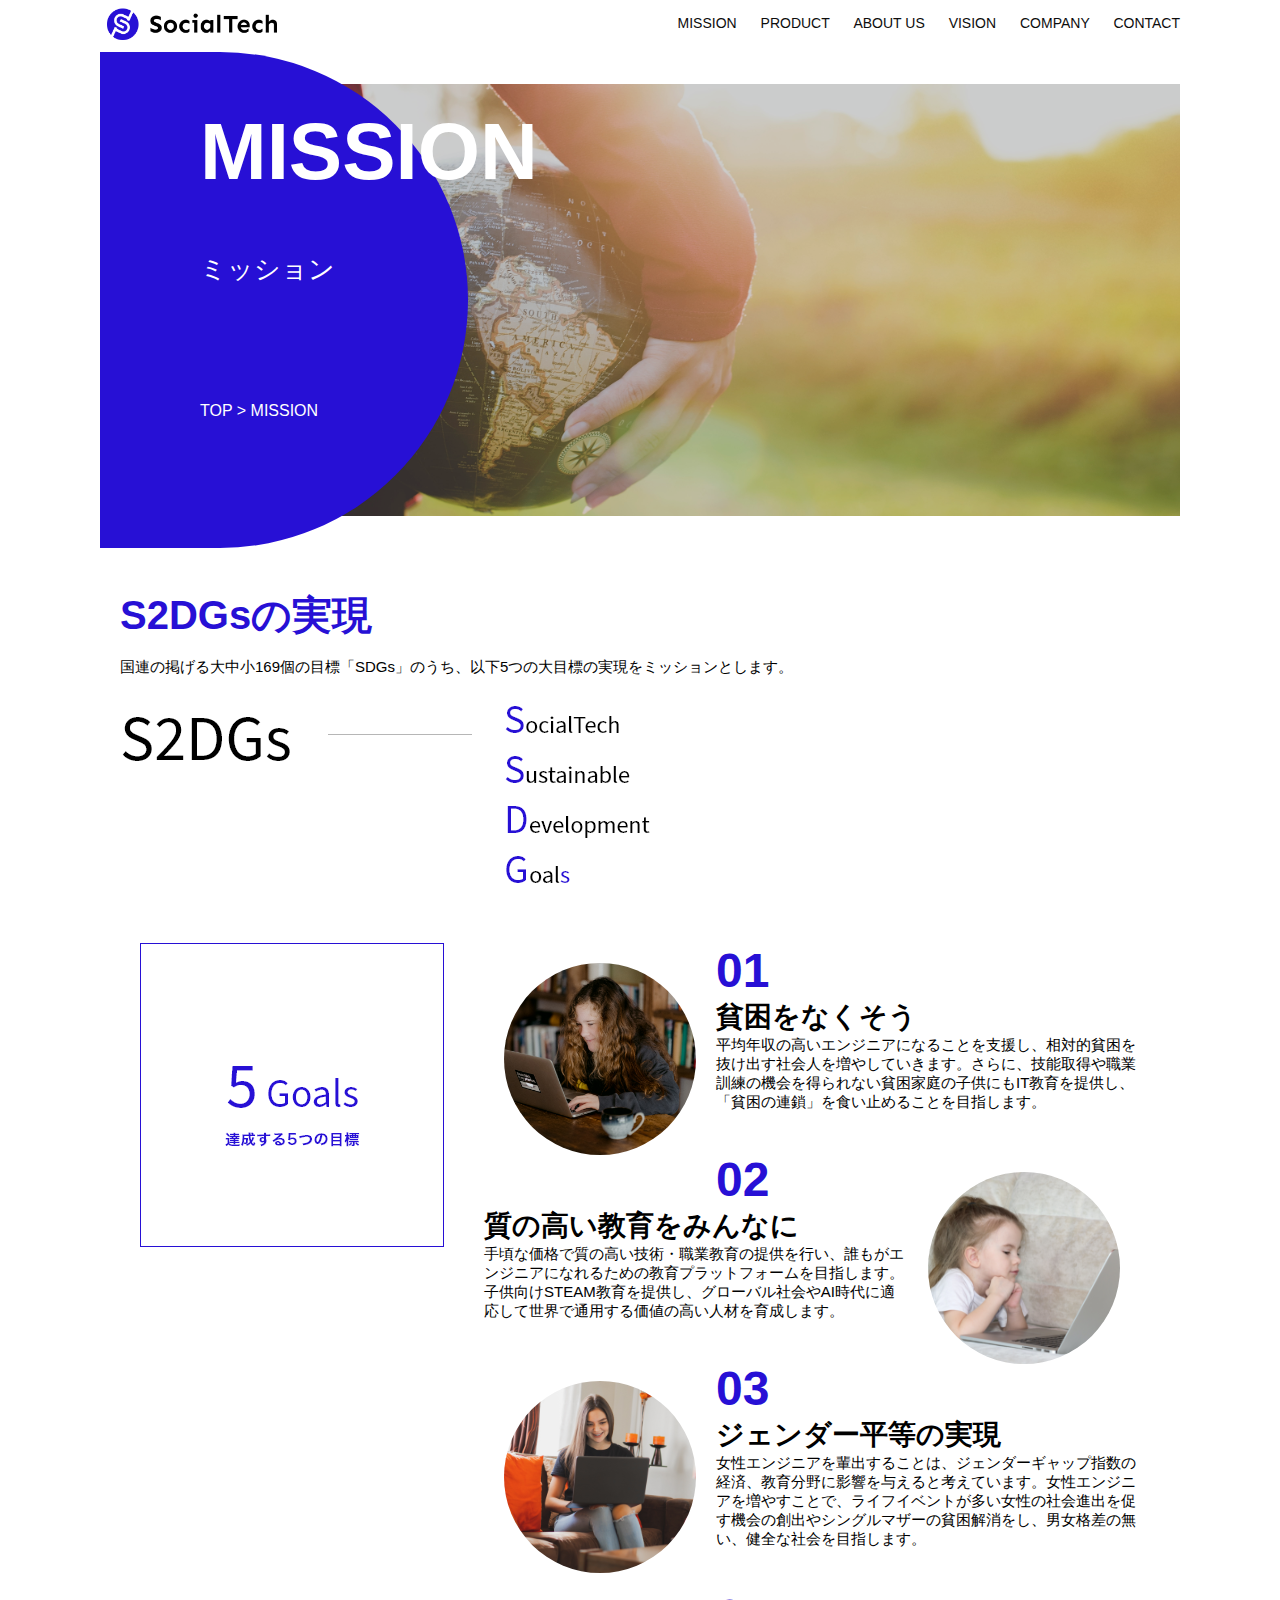
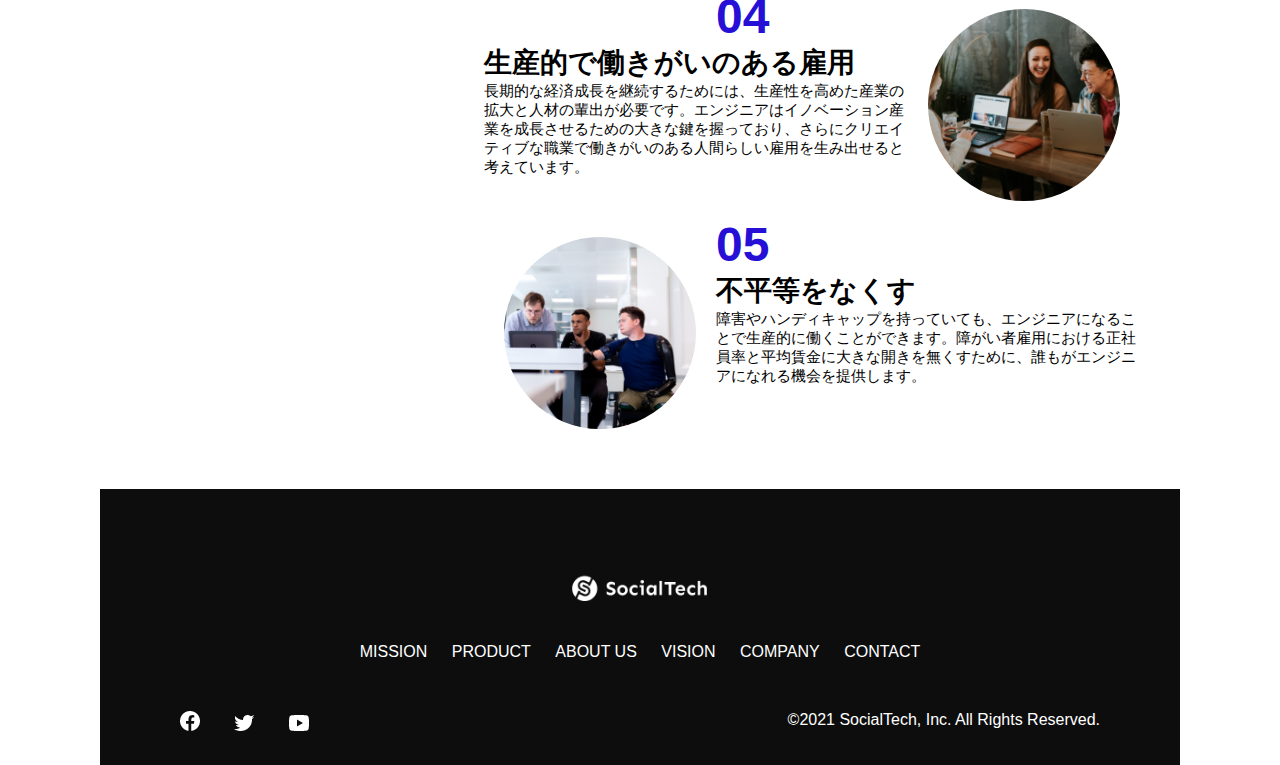
<file: kadai_tutorial_output/mission.html>
<!DOCTYPE html>
<html>
    <head>
        <title>SocalTech - MISSON ミッション -</title>
        <meta charset="UTF-8">
        <meta name="description" content="SocialTechが目指す5つの目標（S2DGs）を紹介します">
        <meta name="viewport" content="width=device-width, initial-scale=1.0">
        <link rel="stylesheet" href="style.css">
    </head>
    <body>
        <!-- ヘッダー -->
        <header>
            <!-- ロゴ -->
            <a href="index.html" id="logo"><img src="images/logo.png" alt="トップページに戻る"></a>

            <!-- PC用ナビゲーション -->
            <nav id="nav-pc">
                <a href="mission.html">MISSION</a>
                <a href="product.html">PRODUCT</a>
                <a href="index.html#aboutus">ABOUT US</a>
                <a href="index.html#vision">VISION</a>
                <a href="index.html#company">COMPANY</a>
                <a href="index.html#contact">CONTACT</a>
            </nav>
            <!-- スマホ用メニューボタン -->
            <img id="menu-sp" src="images/button-menu.png" alt="ナビゲーションを開く" onclick="document.getElementById('nav-sp').style.display = 'block'">
            <!-- スマホ用ナビゲーション -->
            <nav id="nav-sp">
                <img id="close" src="images/button-close.png" alt="ナビゲーションを閉じる" onclick="document.getElementById('nav-sp').style.display = 'none'">
                <a id="logo-sp" href="index.html" onclick="document.getElementById('nav-sp').style.display = 'none'">
                <img src="images/logo-sp.png" alt="トップページに戻る"></a>
                <a class="menu" href="mission.html" onclick="document.getElementById('nav-sp').style.display = 'none'">MISSION</a>
                <a class="menu" href="product.html" onclick="document.getElementById('nav-sp').style.display = 'none'">PRODUCT</a>
                <a class="menu" href="index.html#aboutus" onclick="document.getElementById('nav-sp').style.display = 'none'">ABOUTUS</a>
                <a class="menu" href="index.html#vision"
                    onclick="document.getElementById('nav-sp').style.display = 'none'">VISION</a>
                <a class="menu" href="index.html#company"
                    onclick="document.getElementById('nav-sp').style.display = 'none'">COMPANY</a>
                <a class="menu" href="index.html#contact"
                    onclick="document.getElementById('nav-sp').style.display = 'none'">CONTACT</a>
                <div id="sns">
                    <a href="https://www.facebook.com/sejuku2013"><img src="images/button-facebook.png" alt="Facebookのリンク"></a>
                    <a href="https://twitter.com/samuraijuku"><img src="images/button-twitter.png" alt="Twitterのリンク"></a>
                    <a href="https://www.youtube.com/channel/UCCFOQO5aDK0xXam4cUQXT8g"><img src="images/button-youtube.png" alt="YouTubeのリンク"></a>

                </div>
            </nav>
        </header>
        <main>
            <article>
                <section id="mission-main">
                    <div id="mission-title">
                        <h1>MISSION</h1>
                        <span>ミッション</span>
                        <div>TOP > MISSION</div>
                    </div>
                </section>
                <section id="mission-s2dgs">
                    <h2 class="mission-h2">S2DGsの実現</h2>
                    <p>国連の掲げる大中小169個の目標「SDGs」のうち、以下5つの大目標の実現をミッションとします。</p>
                    <img src="images/mission/mission-s2dgs.png" alt="S2DGs">
                </section>
                <section id="mission-5goals">
                    <div>
                        <img id="s2dgs-image" src="images/mission/mission-5goals.png" alt="5Goals">
                    </div>
                    <div>
                        <div>
                            <img class="fivegoals-image-left" src="images/mission/mission-5goals01.png" alt="PCを操作する女の子">
                            <span class="fivegoals-number">01</span>
                            <h3 class="fivegoals-h3">貧困をなくそう</h3>
                            <p class="fivegoals-p">
                                平均年収の高いエンジニアになることを支援し、相対的貧困を抜け出す社会人を増やしていきます。さらに、技能取得や職業訓練の機会を得られない貧困家庭の子供にもIT教育を提供し、「貧困の連鎖」を食い止めることを目指します。
                            </p>
                        </div>

                        <div>
                            <img class="fivegoals-image-right" src="images/mission/mission-5goals02.png" alt="PCを見つめる小さい女の子">
                            <span class="fivegoals-number">02</span>
                            <h3 class="fivegoals-h3">質の高い教育をみんなに</h3>
                            <p class="fivegoals-p">
                                手頃な価格で質の高い技術・職業教育の提供を行い、誰もがエンジニアになれるための教育プラットフォームを目指します。子供向けSTEAM教育を提供し、グローバル社会やAI時代に適応して世界で通用する価値の高い人材を育成します。
                            </p>
                        </div>

                        <div>
                            <img class="fivegoals-image-left" src="images/mission/mission-5goals03.png" alt="PCを操作する女性">
                            <span class="fivegoals-number">03</span>
                            <h3 class="fivegoals-h3">ジェンダー平等の実現</h3>
                            <p class="fivegoals-p">
                                女性エンジニアを輩出することは、ジェンダーギャップ指数の経済、教育分野に影響を与えると考えています。女性エンジニアを増やすことで、ライフイベントが多い女性の社会進出を促す機会の創出やシングルマザーの貧困解消をし、男女格差の無い、健全な社会を目指します。
                            </p>
                        </div>

                        <div>
                            <img class="fivegoals-image-right" src="images/mission/mission-5goals04.png" alt="笑顔で話し合う3人の男女">
                            <span class="fivegoals-number">04</span>
                            <h3 class="fivegoals-h3">生産的で働きがいのある雇用</h3>
                            <p class="fivegoals-p">
                                長期的な経済成長を継続するためには、生産性を高めた産業の拡大と人材の輩出が必要です。エンジニアはイノベーション産業を成長させるための大きな鍵を握っており、さらにクリエイティブな職業で働きがいのある人間らしい雇用を生み出せると考えています。
                            </p>
                        </div>

                        <div>
                            <img class="fivegoals-image-left" src="images/mission/mission-5goals05.png" alt="障害を持つ男性が生き生きと働く様子">
                            <span class="fivegoals-number">05</span>
                            <h3 class="fivegoals-h3">不平等をなくす</h3>
                            <p class="fivegoals-p">
                                障害やハンディキャップを持っていても、エンジニアになることで生産的に働くことができます。障がい者雇用における正社員率と平均賃金に大きな開きを無くすために、誰もがエンジニアになれる機会を提供します。
                            </p>
                        </div>

                    </div>
                </section>
            </article>
            <footer>
                <div id="footer-logo">
                    <img src="images/logo-sp.png" alt="SocialTech">
                </div>
                <div id="footer-link">
                    <a href="mission.html">MISSION</a>
                    <a href="product.html">PRODUCT</a>
                    <a href="index.html#aboutus">ABOUT US</a>
                    <a href="index.html#vision">VISION</a>
                    <a href="index.html#company">COMPANY</a>
                    <a href="index.html#contact">CONTACT</a>
                </div>
                <div id="sns-footer">
                    <a href="https://www.facebook.com/sejuku2013"><img src="images/button-facebook.png" alt="Facebookのリンク"></a>
                    <a href="https://twitter.com/samuraijuku"><img src="images/button-twitter.png" alt="Xのリンク"></a>
                    <a href="https://www.youtube.com/channel/UCCFOQO5aDK0xXam4cUQXT8g"><img src="images/button-youtube.png" alt="YouTubeのリンク"></a>
                    <span id="copyright">&copy;2021 SocialTech, Inc. All Rights Reserved. </span>
                </div>
            </footer>
        </main>
    </body>
</html>
</file>
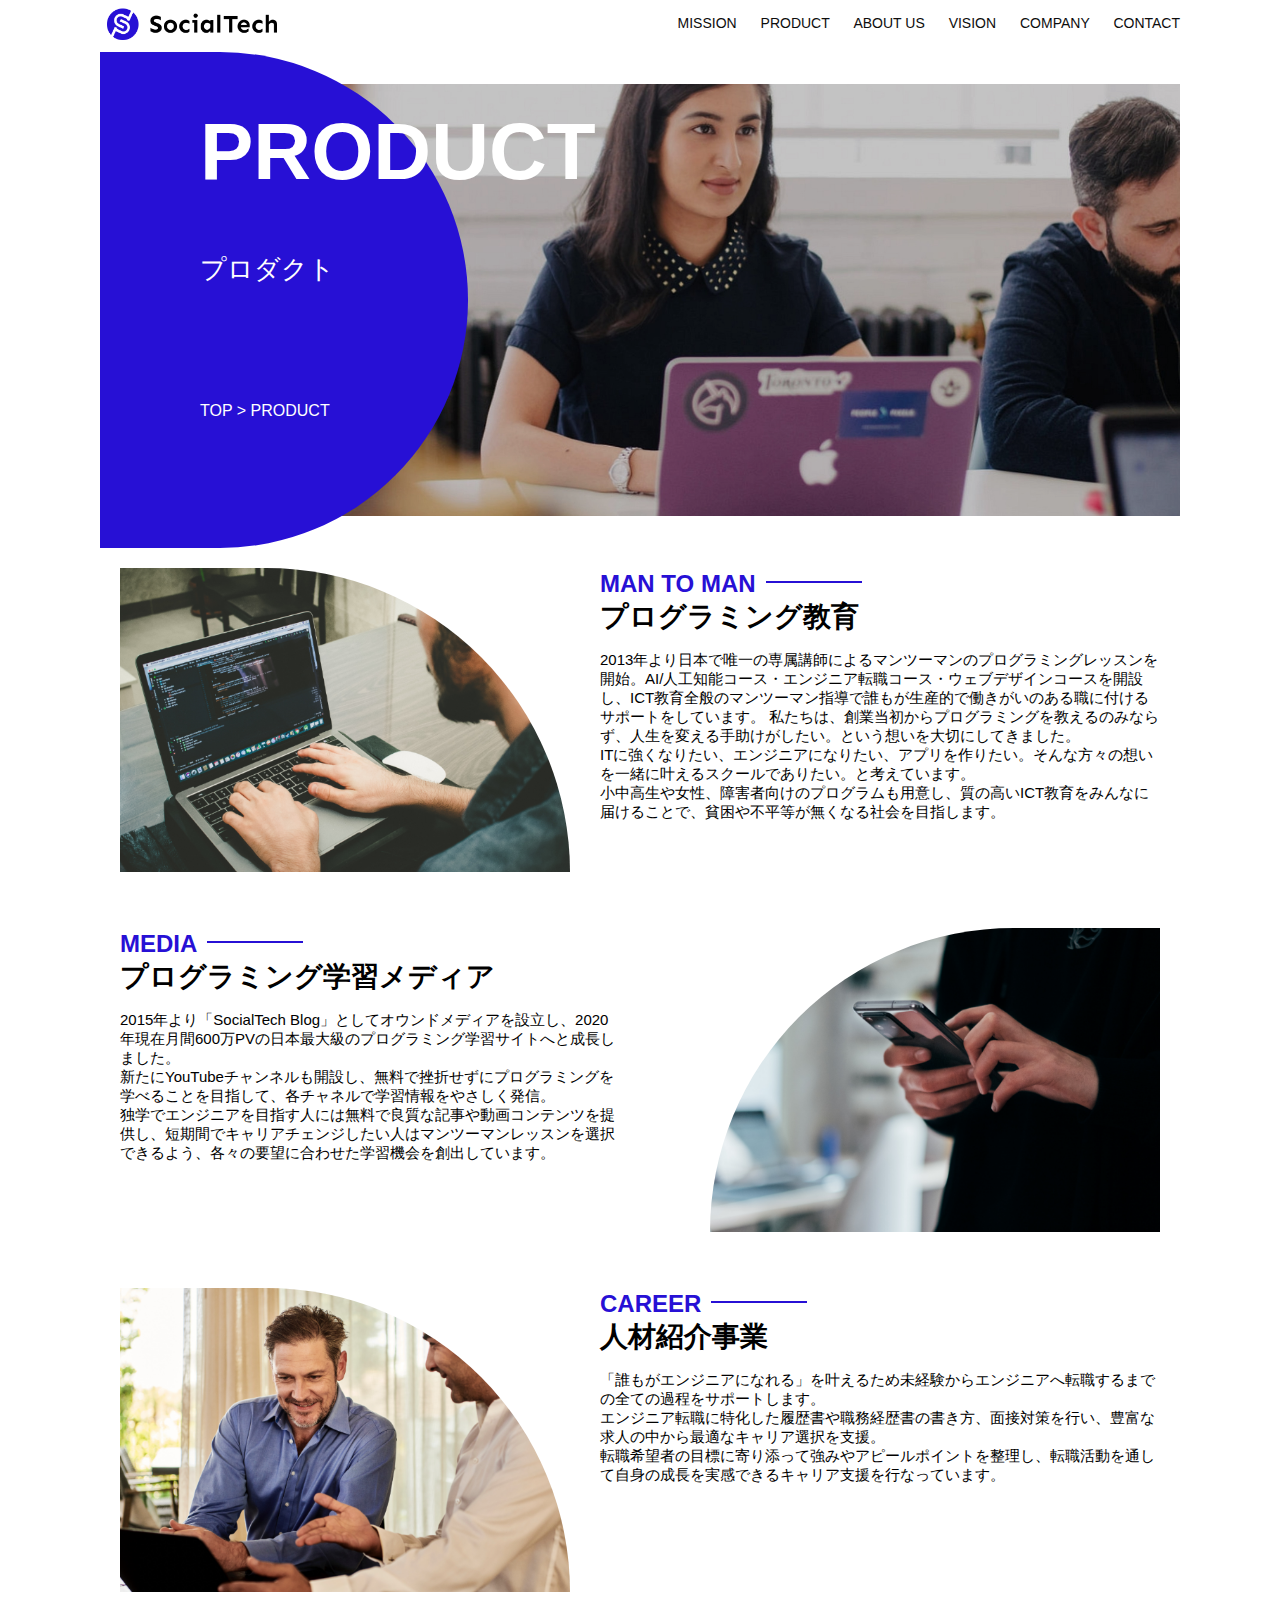
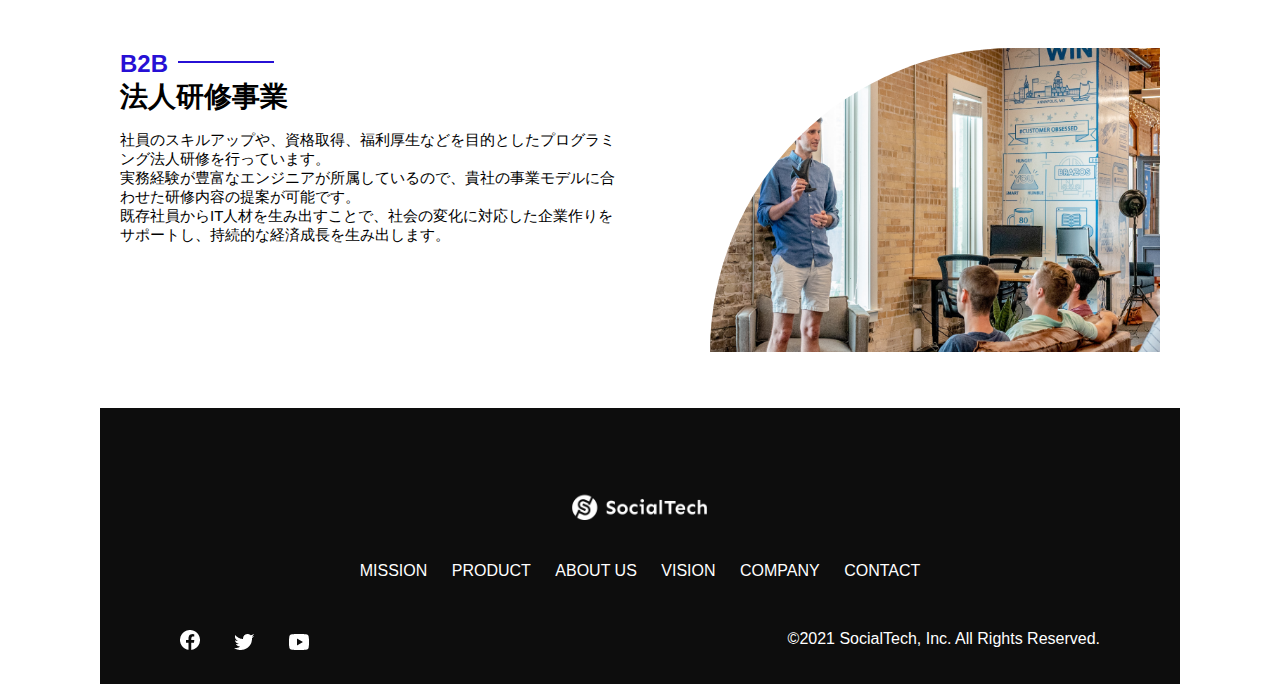
<file: kadai_tutorial_output/product.html>
<!DOCTYPE html>
<html>
    <head>
        <title>SocialTech -PRODUCT プロダクト-</title>
        <meta charset="UTF-8">
        <meta name="description" content="SocialTechの4つのプロダクトを紹介します">
        <meta name="viewport" content="width=device-width, initial-scale=1.0">
        <link rel="stylesheet" href="style.css">
    </head>
    <body>
        <!-- ヘッダー -->
        <header>
            <!-- ロゴ -->
            <a href="index.html" id="logo"><img src="images/logo.png" alt="トップページに戻る"></a>

            <!-- PC用ナビゲーション -->
            <nav id="nav-pc">
                <a href="mission.html">MISSION</a>
                <a href="product.html">PRODUCT</a>
                <a href="index.html#aboutus">ABOUT US</a>
                <a href="index.html#vision">VISION</a>
                <a href="index.html#company">COMPANY</a>
                <a href="index.html#contact">CONTACT</a>
            </nav>
            <!-- スマホ用メニューボタン -->
            <img id="menu-sp" src="images/button-menu.png" alt="ナビゲーションを開く" onclick="document.getElementById('nav-sp').style.display = 'block'">
            <!-- スマホ用ナビゲーション -->
            <nav id="nav-sp">
                <img id="close" src="images/button-close.png" alt="ナビゲーションを閉じる" onclick="document.getElementById('nav-sp').style.display = 'none'">
                <a id="logo-sp" href="index.html" onclick="document.getElementById('nav-sp').style.display = 'none'">
                <img src="images/logo-sp.png" alt="トップページに戻る"></a>
                <a class="menu" href="mission.html" onclick="document.getElementById('nav-sp').style.display = 'none'">MISSION</a>
                <a class="menu" href="product.html" onclick="document.getElementById('nav-sp').style.display = 'none'">PRODUCT</a>
                <a class="menu" href="index.html#aboutus" onclick="document.getElementById('nav-sp').style.display = 'none'">ABOUTUS</a>
                <a class="menu" href="index.html#vision"
                    onclick="document.getElementById('nav-sp').style.display = 'none'">VISION</a>
                <a class="menu" href="index.html#company"
                    onclick="document.getElementById('nav-sp').style.display = 'none'">COMPANY</a>
                <a class="menu" href="index.html#contact"
                    onclick="document.getElementById('nav-sp').style.display = 'none'">CONTACT</a>
                <div id="sns">
                    <a href="https://www.facebook.com/sejuku2013"><img src="images/button-facebook.png" alt="Facebookのリンク"></a>
                    <a href="https://twitter.com/samuraijuku"><img src="images/button-twitter.png" alt="Twitterのリンク"></a>
                    <a href="https://www.youtube.com/channel/UCCFOQO5aDK0xXam4cUQXT8g"><img src="images/button-youtube.png" alt="YouTubeのリンク"></a>

                </div>
            </nav>
        </header>
        <main>
            <article>
                <section id="product-main">
                    <div id="product-title">
                        <h1>PRODUCT</h1>
                        <span>プロダクト</span>
                        <div>TOP > PRODUCT</div>
                    </div>
                </section>
                <section class="product-section1">
                    <img src="images/product/product-mantoman.png" alt="PCでコードを書く男性">
                    <div>
                        <h2 class="product-h2">MAN TO MAN</h2>
                        <h3 class="product-h3">プログラミング教育</h3>
                        <p>2013年より日本で唯一の専属講師によるマンツーマンのプログラミングレッスンを開始。AI/人工知能コース・エンジニア転職コース・ウェブデザインコースを開設し、ICT教育全般のマンツーマン指導で誰もが生産的で働きがいのある職に付けるサポートをしています。
                            私たちは、創業当初からプログラミングを教えるのみならず、人生を変える手助けがしたい。という想いを大切にしてきました。<br>ITに強くなりたい、エンジニアになりたい、アプリを作りたい。そんな方々の想いを一緒に叶えるスクールでありたい。と考えています。<br>小中高生や女性、障害者向けのプログラムも用意し、質の高いICT教育をみんなに届けることで、貧困や不平等が無くなる社会を目指します。
                        </p>
                    </div>
                </section>
                <section class="product-section2">
                    <div>
                        <h2 class="product-h2">MEDIA</h2>
                        <h3 class="product-h3">プログラミング学習メディア</h3>
                        <p>2015年より「SocialTech
                            Blog」としてオウンドメディアを設立し、2020年現在月間600万PVの日本最大級のプログラミング学習サイトへと成長しました。<br>新たにYouTubeチャンネルも開設し、無料で挫折せずにプログラミングを学べることを目指して、各チャネルで学習情報をやさしく発信。<br>独学でエンジニアを目指す人には無料で良質な記事や動画コンテンツを提供し、短期間でキャリアチェンジしたい人はマンツーマンレッスンを選択できるよう、各々の要望に合わせた学習機会を創出しています。
                        </p>
                    </div>
                    <img src="images/product/product-media.png" alt="スマートフォンを操作する人">
                </section>
                <section class="product-section1">
                    <img src="images/product/product-career.png" alt="笑顔で話し合う2人の男性">
                    <div>
                        <h2 class="product-h2">CAREER</h2>
                        <h3 class="product-h3">人材紹介事業</h3>
                        <p>
                            「誰もがエンジニアになれる」を叶えるため未経験からエンジニアへ転職するまでの全ての過程をサポートします。<br>エンジニア転職に特化した履歴書や職務経歴書の書き方、面接対策を行い、豊富な求人の中から最適なキャリア選択を支援。<br>転職希望者の目標に寄り添って強みやアピールポイントを整理し、転職活動を通して自身の成長を実感できるキャリア支援を行なっています。<br>
                        </p>
                    </div>
                </section>
                <section class="product-section2">
                    <div>
                        <h2 class="product-h2">B2B</h2>
                        <h3 class="product-h3">法人研修事業</h3>
                        <p>
                            社員のスキルアップや、資格取得、福利厚生などを目的としたプログラミング法人研修を行っています。<br>
                            実務経験が豊富なエンジニアが所属しているので、貴社の事業モデルに合わせた研修内容の提案が可能です。<br>既存社員からIT人材を生み出すことで、社会の変化に対応した企業作りをサポートし、持続的な経済成長を生み出します。
                        </p>
                    </div>
                    <img src="images/product/product-b2b.png" alt="講演中の男性とそれを聴く人々">
                </section>
            </article>
        <footer>
            <div id="footer-logo">
                <img src="images/logo-sp.png" alt="SocialTech">
            </div>
            <div id="footer-link">
                <a href="mission.html">MISSION</a>
                <a href="product.html">PRODUCT</a>
                <a href="index.html#aboutus">ABOUT US</a>
                <a href="index.html#vision">VISION</a>
                <a href="index.html#company">COMPANY</a>
                <a href="index.html#contact">CONTACT</a>
            </div>
            <div id="sns-footer">
                <a href="https://www.facebook.com/sejuku2013"><img src="images/button-facebook.png" alt="Facebookのリンク"></a>
                <a href="https://twitter.com/samuraijuku"><img src="images/button-twitter.png" alt="Xのリンク"></a>
                <a href="https://www.youtube.com/channel/UCCFOQO5aDK0xXam4cUQXT8g"><img src="images/button-youtube.png" alt="YouTubeのリンク"></a>
                <span id="copyright">&copy;2021 SocialTech, Inc. All Rights Reserved. </span>
            </div>
        </footer>
    </main>
</body>
</html>
</file>
<file: kadai_012/style.css>
/* PC、スマホ共通スタイル */
body {
  font-family: "Source Sans Pro", "Hiragino Kaku Gothic ProN", Meiryo, Arial,
    sans-serif;
}

p {
  font-size: 15px;
}

/*================
PC用のスタイル 
=================*/
/* 横幅設定 */
body {
  max-width: 1080px;
  min-width: 960px;
  margin: 0 auto 0 auto;
}

/* ヘッダー */
header {
  display: flex;
  justify-content: space-between;
}

/* ナビゲーションのレイアウト */
#nav-pc {
  text-align: right;
  font-size: 14px;
  padding-top: 15px;
}

/* ナビゲーションのリンクの装飾設定 */
#nav-pc>a {
  text-decoration: none;
  margin-left: 20px;
}

#nav-pc>a:link {
  color: #0d0d0d;
}

#nav-pc>a:visited {
  color: #0d0d0d;
}

#nav-pc>a:hover {
  color: #0d0d0d;
  text-decoration: underline;
}

#nav-pc>a:active {
  color: #0d0d0d;
}

/* メインビジュアル*/
#main-visual {
  position: relative;
  height: 400px;
}

#main-message {
  position: absolute;
  top: 0;
  left: 0;
  background-color: #2710d5;
  color: #ffffff;
  border-radius: 0 0 476px 0;
  max-width: 620px;
  height: 100%;
  width: 100%;
  z-index: 11;
}

#main-message>h1 {
  font-size: 60px;
  font-weight: bold;
  margin: 100px 0 0 50px;
}

#main-message>p {
  font-size: 28px;
  margin: 0 0 0 50px;
}

#main-visual>img {
  max-width: 620px;
  border-radius: 476px 0 0 0;
  position: absolute;
  top: 0;
  right: 0;
  z-index: 10;
}

/* 見出し */
h2 {
  margin: 40px 0 0 0;
}

h2::after {
  content: url("images/line.png");
  margin-left: 10px;
}

h3 {
  font-size: 27px;
}

/* ミッション */
#mission {
  margin: 80px auto 80px auto;
  width: 100%;
}

#mission-flex {
  width: 100%;
  display: flex;
}

#mission-flex>div {
  width: 50%;
  margin: 20px;
}

#mission-photo {
  width: 100%;
}

#s2dgs {
  margin-top: 50px;
}

/* プロダクト */
#product {
  background-color: #fafafa;
  width: 100%;
  margin: 80px 0 80px 0;
  padding: 10px 40px 0px 40px;
}

/* 外枠 */
#product>div {
  margin-top: 40px;
  display: flex;
}

/* 左のカラム */
#product-left {
  width: 50%;
  margin-right: 20px;
}

/* 右のカラム */
#product-right {
  width: 50%;
  margin-left: 20px;
  margin-top: 80px;
}

/* 画像＋説明の枠 */
#product-left>div {
  position: relative;
  height: 480px;
  margin-right: 20px;
}

#product-right>div {
  position: relative;
  height: 480px;
  margin-left: 20px;
}

/* 画像 */
.product-photo {
  width: 100%;
}

/* 説明文の枠 */
.product-explain {
  background-color: #ffffff;
  position: absolute;
  left: 0;
  top: 280px;
  margin: 0 40px 0 40px;
  padding: 20px;
  box-shadow: 5px 5px 10px rgba(0, 0, 0, 0.05);
}

/* 説明文の英語 */
.product-explain>span {
  color: #2710d5;
  font-weight: bold;
  font-size: 16px;
  margin: 0;
}

/* 説明文の見出し */
.product-explain>h3 {
  margin: 5px 0 5px 0;
}

/* 説明文 */
.product-explain>p {
  margin: 0;
}

/* 「もっとみる」ボタン */
#product-more {
  margin: 0 auto -42px auto;
}

/* ABOUT US */
#aboutus {
  margin: 80px auto 80px auto;
}

/* 3つの組織文化と画像を入れる枠 */
#aboutus>div {
  display: flex;
}

/* 画像 */
.culture-img {
  width: 100%;
  align-self: flex-start;
}

.culture-img2 {
  margin-top: 50px;
  width: 100%;
}

/* 3つの組織文化の表 */
.culture-table {
  max-width: 500px;
  margin-right: 50px;
}

/* 番号 */
.culture-num {
  font-size: 80px;
  color: #2710d5;
  margin: 0 20px 0 0;
}

/* 組織文化英語 */
.culture-en {
  color: #2710d5;
  font-weight: bold;
  font-size: 24px;
  display: block;
}

/* 組織文化日本語 */
.culture-jp {
  font-size: 28px;
  font-weight: bold;
}

/* 説明文 */
.culture-description {
  margin: 0;
}

/* ビジョン */
#vision {
  margin: 80px auto 80px auto;
}

/* セクション内の外枠 */
#vision>div {
  width: 100%;
  display: flex;
  justify-content: space-between;
  flex-wrap: wrap;
}

/* 7つの行動指針の枠 */
.vision-box {
  width: 300px;
  height: 300px;
  margin-bottom: 30px;
  position: relative;
}

.vision-box>img {
  width: 100%;
  height: auto;
  position: absolute;
  top: 0;
  left: 0;
  z-index: 30;
}

.vision-box>span {
  position: absolute;
  top: 0;
  left: 0;
  z-index: 31;
  margin-right: 20px;
}

.vision-box>span>h4 {
  color: #2710d5;
  font-size: 19px;
  margin: 80px 0 0 0;
  Ï
}

.vision-box>span>h4::first-letter {
  font-size: 40px;
}

.vision-box>span>h5 {
  font-size: 20px;
  margin: 0 0 0 0;
}

.vision-box>span>p {
  margin: 10px 0 0 0;
}

/* 会社概要 */
#company {
  margin: 80px auto 80px auto;
}

#company-table {
  width: 100%;
}

.tableheader {
  text-align: left;
  padding: 20px;
  border-bottom-color: #2710d5;
  border-bottom-width: 1px;
  border-bottom-style: solid;
  width: 100px;
}

.tableheader-first {
  text-align: left;
  padding: 20px;
  border-bottom-color: #2710d5;
  border-bottom-width: 1px;
  border-bottom-style: solid;
  border-top-color: #2710d5;
  border-top-width: 1px;
  border-top-style: solid;
  width: 100px;
}

.cell {
  padding: 30px;
  border-bottom-color: #ececec;
  border-bottom-width: 1px;
  border-bottom-style: solid;
}

.cell-first {
  padding: 30px;
  border-bottom-color: #ececec;
  border-bottom-width: 1px;
  border-bottom-style: solid;
  border-top-color: #ececec;
  border-top-width: 1px;
  border-top-style: solid;
}

#company>iframe {
  width: 100%;
  height: 368px;
  margin-top: 40px;
}

/* お問い合わせ */
#contact {
  margin: 80px auto 80px auto;
}

/* 外枠 */
#contact>form>div {
  display: flex;
  flex-direction: row;
  flex-wrap: wrap;
  padding-bottom: 30px;
}

/* 左列の見出し */
.contact-heading {
  width: 240px;
  align-self: center;
}

/* 見出しのラベル */
.contact-label {
  font-weight: bold;
}

/* 必須 */
.contact-span {
  color: #ce2222;
  margin: 0 0 0 20px;
  font-weight: bold;
}

/* テキストボックス */
.contact-textbox {
  border-top: 0;
  border-left: 0;
  border-right: 0;
  border-bottom-width: 1px;
  border-bottom-color: #707070;
  border-bottom-style: solid;
  background-color: #fafafa;
  width: 400px;
  height: 56px;
}

/* お問い合わせ内容のテキストエリア */
.contact-textarea {
  border-top: 0;
  border-left: 0;
  border-right: 0;
  border-bottom-width: 1px;
  border-bottom-color: #707070;
  border-bottom-style: solid;
  background-color: #fafafa;
  width: 400px;
  height: 200px;
}

/* 個人情報の取り扱い */
details {
  width: 700px;
}

details>div {
  background-color: #fafafa;
  padding: 20px;
}

details>div>span {
  font-weight: bold;
}

/* フッター */
footer {
  background-color: #0d0d0d;
  text-align: center;
  padding: 80px 80px 30px 80px;
}

#footer-logo {
  margin-bottom: 30px;
}

#footer-link {
  margin-bottom: 50px;
}
#footer-link > a {
  text-decoration: none;
  margin: 10px;
}
#footer-link > a:link {
  color: #ffffff;
}
#footer-link > a:visited {
  color: #ffffff;
}
#footer-link > a:hover {
  color: #ffffff;
  text-decoration: underline;
}
#footer-link > a:active {
  color: #ffffff;
}

#sns-footer {
  text-align: left;
  width: 100%;
}

#sns-footer > a {
  margin-right: 30px;
}

#copyright {
  color: #ffffff;
  float: right;
}

/* 課題 */
#cases {
  margin: 40px 0 40px 0;
  width: 100%;
}
ul {
  display: flex;
  list-style: none;
}
li {
  width: 33%;
  margin: 20px;
}
.case-card {
  background-color: #ffffff;
  min-height: 400px;
  box-shadow: 5px 5px 15px rgba(0, 0, 0, 0.05);
}
.case-img {
  width: 100%;
}
.case-info {
  padding: 10px 20px;
}
.case-name{
  color: #2410d5;
  font-size: 19px;
}
.case-content {
  font-size: 14px;
}
</file>
<file: kadai_013/style.css>
/* PC、スマホ共通スタイル */
body {
  font-family: "Source Sans Pro", "Hiragino Kaku Gothic ProN", Meiryo, Arial,
    sans-serif;
}

p {
  font-size: 15px;
}

#main-visual>img {
  width: 100%;
}

/*================
PC用のスタイル 
=================*/
@media screen and (min-width: 768px) {
  /* 横幅設定 */
  body {
    max-width: 1080px;
    min-width: 960px;
    margin: 0 auto 0 auto;
  }

  /* ヘッダー */
  header {
    display: flex;
    justify-content: space-between;
  }

  /* ナビゲーションのレイアウト */
  #nav-pc {
    text-align: right;
    font-size: 14px;
    padding-top: 15px;
  }

  /* ナビゲーションのリンクの装飾設定 */
  #nav-pc>a {
    text-decoration: none;
    margin-left: 20px;
  }

  #nav-pc>a:link {
    color: #0d0d0d;
  }

  #nav-pc>a:visited {
    color: #0d0d0d;
  }

  #nav-pc>a:hover {
    color: #0d0d0d;
    text-decoration: underline;
  }

  #nav-pc>a:active {
    color: #0d0d0d;
  }
  #menu-sp {
    display: none;
  }
  #nav-sp {
    display: none;
  }
}

/* スマートフォン用のスタイルを設定する */
@media screen and (max-width: 767px) {
  body {
    min-width: 375px;
    margin: 0;
  }
  #nav-pc {
    display: none;
  }
  #menu-sp {
    float: right;
    padding: 0;
  }
  #nav-sp {
    background-color: #ce933e;
    position: absolute;
    left: 0;
    top: 0;
    height: 100%;
    width: 100%;
    display: none;
    z-index: 100;
  }
  #close {
    position: absolute;
    top: 20px;
    right: 20px;
  }
  #logo-sp {
    margin: 80px 0 30px 20px;
  }
  #nav-sp > a {
    display: block;
  }
  #nav-sp > a:link {
    color: #ffffff;
  }
  #nav-sp > a:visited {
    color: #ffffff;
  }
  #nav-sp > a:hover {
    color: #ffffff;
    text-decoration: underline;
  }
  #nav-sp > a:active {
    color: #ffffff;
  }
  #nav-sp > .menu {
    text-decoration: none;
    display: block;
    margin-left: 20px;
    margin-right: 20px;
    height: 44px;
    font-size: 16px;
    background-image: url("images/arrow.png");
    background-repeat: no-repeat;
    background-position: right top;
  }
}
</file>
<file: kadai_tutorial_output/style.css>
/* pc、スマホ共通スタイル */
body {
    font-family: "Source Sans Pro", "Hiragino Kaku Gothic ProN", Meiryo, Arial, sans-serif;
}
p {
    font-size: 15px;
}
.arrow-right {
    color: #2710d5;
}
#submit {
    margin-top: 50px;
}
/* 
PC用スタイル
 */
@media screen and (min-width: 768px) {
/* 横幅設定 */
body {
    max-width: 1080px;
    min-width: 900px;
    margin: 0 auto 0 auto;
}

/* ヘッダー */
header {
    display: flex;
    justify-content: space-between;
}

/* ナビゲーションのレイアウト */
#nav-pc {
    font-size: 14px;
    padding-top: 15px;
}

/* ナビゲーションのリンク装飾設定 */
#nav-pc > a {
    text-decoration: none;
    margin-left: 20px;
}
#nav-pc > a:link {
    color: #0d0d0d;
}
#nav-pc > a:visited {
    color: #0d0d0d;
}
#nav-pc > a:hover {
    color: #0d0d0d;
    text-decoration: underline;
}
#nav-pc > a:active {
    color: #0d0d0d;
}
/* スマホ用ナビを非表示 */
#nav-sp,
#menu-sp {
    display: none;
}

/* メインビジュアル */
#main-visual {
    position: relative;
    height: 400px;
}

#main-message {
    position: absolute;
    top: 0;
    left: 0;
    background-color: #2710d5;
    color: #ffffff;
    border-radius: 0 0 476px 0;
    max-width: 620px;
    height: 100%;
    width: 100%;
    z-index: 11;
}
#main-message > h1 {
    font-size: 60px;
    font-weight: bold;
    margin: 100px 0 0 50px;
}
#main-message > p {
    font-size: 28px;
    margin: 0 0 0 50px;
}

#main-visual > img {
    max-width: 620px;
    border-radius: 476px 0 0 0;
    position: absolute;
    top: 0;
    right: 0;
    z-index: 10;
}

/* 見出し */
h2 {
    margin: 40px 0 0 0;
}
h2::after {
    content: url("images/line.png");
    margin-left: 10px;
}
h3 {
    font-size: 27px;
}
/* ミッション */
#mission {
    margin: 80px auto 80px auto;
    width: 100%;
}
#mission-flex {
    width: 100%;
    display: flex;
}
#mission-flex > div {
    width: 50%;
    margin: 20px;
}
#mission-photo {
    width: 100%;
}
#s2dgs {
    margin-top: 50px;
    width: 100%;
}

/* プロダクト */
#product {
    background-color: #fafafa;
    margin: 80px 0 80px 0;
    padding: 10px 40px 0px 40px;
}

/* 外枠 */
#product > div {
    margin-top: 40px;
    display: flex;
}

/* 左のカラム */
#product-left {
    width: 50%;
    margin-right: 20px;
}

/* 右のカラム */
#product-right {
    width: 50%;
    margin-left: 20px;
    margin-top: 80px;
}

/* 画像+説明の枠 */
#product-left > div {
    position: relative;
    height: 480px;
    margin-right: 20px;
}
#product-right > div {
    position: relative;
    height: 480px;
    margin-left: 20px;
}

/* 画像 */
.product-photo{
    width: 100%;
}

/* 説明文の枠 */
.product-explain {
    background-color: #ffffff;
    position: absolute;
    left: 0;
    top: 280px;
    margin: 0 40px 0 40px;
    padding: 20px;
    box-shadow: 5px 5px 10px rgba(0, 0, 0, 0.05);
}

/* 説明文の英語 */
.product-explain > span {
    color: #2710d5;
    font-weight: bold;
    font-size: 16px;
    margin: 0;
}

/* 説明文の見出し */
.product-explain > h3 {
    font-size: 20px;
    margin: 5px 0 5px 0;
}

/* 説明文 */
.product-explain > p {
    font-size: 14px;
    margin: 0;
}

/* 「もっとみる」ボタン */
#product-more {
    margin: 0 auto -42px auto;
}

/* ABOUT US */
#aboutus {
    margin: 80px auto 80px auto ;
}

/* 3つの組織文化と画像を入れる枠 */
#aboutus > div {
    display: flex;
}

/* 画像 */
.culture-img {
    width: 100%;
    align-self: flex-start;
}

.culture-img2 {
    margin-top: 50px;
    width: 100%;
}

/* 3つの組織文化の表 */
.culture-table {
    margin-right: 50px;
}

/* 番号 */
.culture-num {
    font-size: 80px;
    color: #2710d5;
    margin: 0 20px 0 0;
}

/* 組織文化英語 */
.culture-en {
    color: #2710d5;
    font-weight: bold;
    font-size: 24px;
    display: block;
}
/* 組織文化日本語 */
.culture-jp {
    font-size: 28px;
    font-weight: bold;
}

/* 説明文 */
.culture-description {
    margin: 0;
}

/* ビジョン */
#vision {
    margin: 80px auto 80px auto;
}

/* セクション内の外枠 */
#vision > div {
    width: 100%;
    display: flex;
    justify-content: space-between;
    flex-wrap: wrap;
}

/* 7つの行動指針の枠 */
.vision-box {
    width: 300px;
    height: 300px;
    margin-bottom: 30px;
    position: relative;
}

.vision-box > img {
    width: 100%;
    height: auto;
    position: absolute;
    top: 0;
    left: 0;
    z-index: 30;
}
.vision-box > span {
    position: absolute;
    top: 0;
    left: 0;
    z-index: 31;
    margin-right: 20px;
}
.vision-box > span > h4 {
    color: #2710d5;
    font-size: 19px;
    margin: 80px 0 0 0;
}
.vision-box > span h4::first-letter {
    font-size: 40px;
}

.vision-box > span > h5 {
    font-size: 20px;
    margin: 0 0 0 0;
}
.vision-box > span > p {
    margin: 10px 0 0 0;
}

/* 会社概要 */
#company {
    margin: 80px auto 80px auto;
}
#company-table {
    width: 100%;
}
.tableheader {
    text-align: left;
    padding: 20px;
    border-bottom-color: #2710d5;
    border-bottom-width: 1px;
    border-bottom-style: solid;
    width: 100px;
}
.tableheader-first {
    text-align: left;
    padding: 20px;
    border-bottom: 1px solid #2710d5;
    border-top: 1px solid #2710d5;
    width: 100px;
}
.cell {
    padding: 30px;
    border-bottom: 1px solid #ececec;
}
.cell-first {
    padding: 30px;
    border-bottom: 1px solid #ececec;
    border-top: 1px solid #ececec;
}
/* 地図 */
#company > iframe {
    width: 100%;
    height: 368px;
    margin-top: 40px;
}

/* お問い合わせ */
#contact {
    margin: 80px auto 80px auto;
}

/* 外枠 */
#contact > form > div {
    display: flex;
    flex-direction: row;
    flex-wrap: wrap;
    padding-bottom: 30px;
}

/* 左列の見出し */
.contact-heading {
    width: 240px;
    align-self: center;
}
/* 見出しのラベル */
.contact-label {
    font-weight: bold;
}
/* 必須 */
.contact-span {
    color: #ce2222;
    margin: 0 0 0 20px;
    font-weight: bold;
}

/* テキストボックス */
.contact-textbox {
    border-top: 0;
    border-left: 0;
    border-right: 0;
    border-bottom: 1px solid #707070;
    background-color: #fafafa;
    width: 400px;
    height: 56px;
}
/* お問い合わせ内容のテキストエリア */
.contact-textarea {
    border-top: 0;
    border-left: 0;
    border-right: 0;
    border-bottom: 1px solid #707070;
    background-color: #fafafa;
    width: 400px;
    height: 200px;
}

/* 個人情報の取り扱い */
details {
    width: 700px;
}
details > div {
    background-color: #fafafa;
    padding: 20px;
}
details > div > span {
    font-weight: bold;
}

/* フッター */
footer {
    background-color: #0d0d0d;
    text-align: center;
    padding: 80px 80px 30px 80px;
}
#footer-logo {
    margin-bottom: 30px;
}

#footer-link {
    margin-bottom: 50px;
}
#footer-link > a {
    text-decoration: none;
    margin: 10px;
}
#footer-link > a:link {
    color: #ffffff;
}
#footer-link > a:visited {
    color: #ffffff;
}
#footer-link > a:hover {
    color: #ffffff;
    text-decoration: underline;
}
#footer-link > a:active {
    color: #ffffff
}
#sns-footer {
    text-align: left;
    width: 100%;
}
#sns-footer > a {
    margin-right: 30px;
}
#copyright {
    color: #ffffff;
    float: right;
}

    /* mission.html用スタイル */
    /* ミッションのメインビジュアル */
    #mission-main {
        height: 496px;
        width: 100%;
        background-image: url("images/mission/mission-main.png");
        background-repeat: no-repeat;
        background-position-y: center;
    }
    #mission-title {
        background-color: #2710d5;
        width: 368px;
        color: #ffffff;
        height: 496px;
        border-radius: 0 248px 248px 0;
        position: relative;
    }
    #mission-title > h1 {
        position: absolute;
        top: 0;
        left: 100px;
        font-size: 80px;
    }
    #mission-title > span {
        position: absolute;
        top: 200px;
        left: 100px;
        font-size: 26px;
    }
    #mission-title > div {
        position: absolute;
        top: 350px;
        left: 100px;
        font-size: 16px;
    }

    #mission-s2dgs {
        width: 100%;
        margin: 20px;
    }
    .mission-h2 {
        color: #2710d5;
        font-size: 40px;
    }
    .mission-h2::after {
        content: none;
    }
    
    #mission-5goals {
        margin: 20px;
        display: flex;
    }
    #mission-5goals > div {
        flex-grow: 1;
        padding: 20px;
    }
    #mission-5goals > div > div {
        margin-bottom: 40px;
    }
    .fivegoals-image-right {
        float: right;
        margin: 20px;
    }
    .fivegoals-image-left {
        float: left;
        margin: 20px;
    }
    .fivegoals-number {
        color: #2710d5;
        font-weight: bold;
        font-size: 48px;
        margin: 0;
    }
    .fivegoals-h3 {
        font-size: 28px;
        margin: 0;
    }
    .fivegoals-p {
        margin: 0;
    }

    /* プロダクトページ */
    #product-main {
        height: 496px;
        width: 100%;
        background-image: url("images/product/product-main.png");
        background-repeat: no-repeat;
        background-position-y: center;
    }
    #product-title {
        background-color: #2710d5;
        width: 368px;
        color: #ffffff;
        height: 496px;
        border-radius: 0 248px 248px 0;
        position: relative;
    }
    #product-title > h1 {
        position: absolute;
        top: 0;
        left: 100px;
        font-size: 80px;
    }
    #product-title > span {
        position: absolute;
        top: 200px;
        left: 100px;
        font-size: 26px;
    }
    #product-title > div {
        position: absolute;
        top: 350px;
        left: 100px;
        font-size: 16px;
    }

    /* セクション1 */
    .product-section1 {
        position: relative;
        margin: 20px;
        height: 340px;
    }
    .product-section1 > img {
        position: absolute;
        top: 0;
        left: 0;
        width: 450px;
        margin: 0 40px 30px 0;
        border-radius: 0 432px 0 0;
    }
    .product-section1 > div {
        position: absolute;
        top: 0;
        left: 480px;
    }

    /* セクション2 */
    .product-section2 {
        position: relative;
        margin: 20px;
        height: 340px;
    }
    .product-section2 > img {
        position: absolute;
        top: 0;
        right: 0;
        width: 450px;
        margin: 0 0 30px 40px;
        border-radius: 432px 0 0 0;
    }
    .product-section2 > div {
        width: 500px;
        position: absolute;
        top: 0;
        left: 0;
    }

    .product-h2 {
        color: #2710d5;
        font-size: 24px;
        margin: 0;
    }
    .product-h3 {
        font-size: 28px;
        margin: 0;
    }
}

/* 
スマートフォン用のスタイル
*/
@media screen and (max-width: 767px) {
    body {
        min-width: 375px;
        margin: 0;
    }

    /* PC用ナビゲーション非表示 */
    #nav-pc {
        display: none;
    }

    /* ハンバーガーメニュー */
    #menu-sp {
        float: right;
        padding: 0;
    }

    /* スマホ用ナビゲーションの表示切替 */
    /* 初期状態　レイアウトと非表示設定 */
    #nav-sp {
        background-color: #2710d5;
        position: absolute;
        left: 0;
        top: 0;
        height: 100%;

        width: 100%;
        display: none;
        z-index: 100;
    }

    /* ボタン */
    #close {
        position: absolute;
        top: 20px;
        right: 20px;
    }

    /* ナビゲーションメニュー用ロゴ */
    #logo-sp {
        margin: 80px 0 30px 20px;
    }

    /* ナビゲーションのリンクの装飾設定 */
    #nav-sp > a {
        display: block;
    }
    #nav-sp > a:link {
        color: #ffffff;
    }
    #nav-sp > a:visited {
        color: #ffffff;
    }
    #nav-sp > a:hover {
        color: #ffffff;
        text-decoration: underline;
    }
    #nav-sp > a:active {
        color: #ffffff;
    }
    #nav-sp > .menu {
        text-decoration: none;
        display: block;
        margin: 0 20px 0 20px;
        height: 44px;
        font-size: 16px;
        background-image: url("images/arrow.png");
        background-repeat: no-repeat;
        background-position: right top;
    }
    #sns {
        position: absolute;
        bottom: 20px;
        left: 20px;
    }
    #sns > a {
        margin-right: 30px;
    }

    /* メインビジュアル */
    #main-visual {
        position: relative;
        height: 470px;
        width: 100%;
        overflow: hidden;
    }
    #main-visual > div {
        position: absolute;
        top: 0;
        left: 0;
        background-color: #2710d5;
        color: white;
        border-radius: 0 0 476px 0;
        text-align: center;
        height: 280px;
        width: 100%;
        z-index: 11;
    }
    #main-visual > div > h1 {
        font-size: 28px;
        margin: 90px 0 0 0;
    }
    #main-visual > div > p {
        margin: 0;
    }
    #main-visual > img {
        width: 100%;
        border-radius: 476px 0 0 0;
        z-index: 10;
        position: absolute;
        bottom: 0;
        right: 0;
    }

    /* 見出し */
    h2::after {
        content: url("images/line.png");
        margin-left: 10px;
    }
    h3 {
        font-size: 24px;
        margin: 10px 0 0 0;
    }

    /* ミッション */
    #mission {
        margin: 20px;
    }
    #mission-photo {
        width: 100%;
    }
    #s2dgs {
        width: 100%;
    }

    /* プロダクト */
    #product {
        background-color: #fafafa;
        padding-top: 10px;
    }
    #product h2 {
        margin-left: 20px;
    }
    /* 外枠 */
    /* 左右のカラム　スマホでは縦並び */
    #product-left,
    #product-right {
        margin-right: 20px;
        margin-left: 20px;
    }

    /* 画像+説明の枠　 */
    #product-left > div,
    #product-right > div {
        position: relative;
        height: 540px;
    }

    /* 説明文の枠 */
    .product-explain {
        background-color: #ffffff;
        position: absolute;
        left: 0;
        bottom: 50px;
        padding: 20px;
        box-shadow: 5px 5px 10px rgba(0, 0, 0, 0.05);
    }

    .product-explain > span {
        color: #2710d5;
        font-weight: bold;
        font-size: 16px;
        margin: 0px;
    }

    .product-explain > h3 {
        margin: 10px 0 10px 0;
    }
    /* 画像 */
    .product-photo {
        width: 100%;
    }
    #product-more > img {
        margin: 0 0 -42px 20px;
    }

    /* ABOUT US */
    #aboutus {
        margin: 80px 20px 80px 20px;
    }
    #aboutus > div {
        display: flex;
        flex-direction: column;
    }
    .culture-table {
        width: 100%;
        padding-right: 20px;
        order: 2;
    }
    .culture-img {
        width: 100%;
        order: 1;
    }
    .culture-img2 {
        width: 100%;
    }
    .culture-num {
        font-size: 80px;
        color: #2710d5;
    }
    .culture-en {
        color: #2710d5;
        font-weight: bold;
        font-size: 24px;
        display: block;
    }
    .culture-jp {
        display: block;
    }
    .culture-description {
        margin: 0;
    }

    /* ビジョン */
    #vision {
        margin: 80px 20px 80px 20px;
    }
    .vision-box {
        width: 300px;
        height: 300px;
        margin-bottom: 30px;
        position: relative;
    }
    .vision-box > img {
        width: 100%;
        height: auto;
        position: absolute;
        top: 0;
        left: 0;
        z-index: 30;
    }
    .vision-box > span {
        position: absolute;
        top: 0;
        left: 0;
        z-index: 31;
        margin-right: 20px;
    }
    .vision-box > span > h4 {
        color: #2710d5;
        font-size: 19px;
        margin: 60px 0 0 0;
    } 
    .vision-box > span > h5 {
        font-size: 20px;
        margin: 0 0 0 0;
    }
    .vis ion-box > span > p {
        margin: 10px 0 0 0;
    }

    /* 会社概要 */
    #company {
        margin: 0 20px 0 20px;
    }

    #company > h3 {
        margin-bottom: 20px;
    }
    #company-table {
        width: 100%;
    }
    .tableheader-first {
        text-align: left;
        padding: 20px;
        border-bottom: 1px solid #2710d5;
        border-top: 1px solid #2710d5;
        width: 50px;
    }
    .tableheader {
        text-align: left;
        padding: 20px;
        border-bottom: 1px solid #2710d5;
        width: 50px;
    }
    .cell {
        padding: 20px;
        border-bottom: 1px solid #ececec;
    }
    .cell-first {
        padding: 20px;
        border-bottom: 1px solid #ececec;
        border-top: 1px solid #ececec;
    }
    #company > iframe {
        width: 100%;
        height: 240px;
        margin: 40px 0 0 0;
    }

    /* お問い合わせ */
    #contact {
        margin: 80px 20px 80px 20px;
    }
    #contact > h3 {
        margin-bottom: 20px;
    }
    #contact > form > div {
        margin-bottom: 20px;
    }
    .contact-heading {
        margin-bottom: 20px;
    }
    /* ラベル */
    .contact-label {
        font-weight: bold;
    }
    /* 必須 */
    .contact-span {
        color: #ce2222;
        margin: 0 0 0 20px;
        font-weight: bold;
    }
    .contact-textbox {
        height: 56px;
        border-top: 0;
        border-left: 0;
        border-right: 0;
        background-color: #fafafa;
        border-bottom: 1px solid #707070;
        min-width: 300px;
        width: 100%;
    }
    .contact-textarea {
        height: 150px;
        border-top: 0;
        border-left: 0;
        border-right: 0;
        background-color: #fafafa;
        width: 100%;
    }
    .radiobutton {
        margin-bottom: 20px;
    }
    .radiobutton + label::after {
        content: "\A";
        white-space: pre;
    }

    /* フッター */
    footer {
        background-color: #0d0d0d;
        padding: 30px 20px 50px 20px;
    }

    #footer-logo {
        margin-bottom: 30px;
    }
    #footer-link {
        margin-bottom: 50px;
    }
    #footer-link > a {
        text-decoration: none;
        margin: 0 20px 30px 0;
        display: block;
        background-image: url("images/arrow.png");
        background-repeat: no-repeat;
        background-position: right top;
    }
     #footer-link > a:link {
        color: #ffffff;
     }
     #footer-link > a:visited {
        color: #ffffff;
     }
     #footer-link > a:hover {
        color: #ffffff;
        text-decoration: underline;
     }
     #footer-link > a:active {
        color: #ffffff;
     }
     #sns-footer > a {
        margin-right: 30px;
     }
     #copyright {
        font-size: 12px;
        display: block;
        margin-top: 30px;
        color: #ffffff;
     }

     /* mission.html用スタイル */
     /* ミッションのメインビジュアル */
     #mission-main {
        height: 256px;
        width: 100%;
        background-image: url("images/mission/mission-main.png");
        background-repeat: no-repeat;
        background-position-y: center;
        background-size: auto 208px;
     }
     #mission-title {
        background-color: #2710d5;
        width: 136px;
        color: #ffffff;
        height: 256px;
        border-radius: 0 248px 248px 0;
        position: relative;
     }
     #mission-title > h1 {
        position: absolute;
        top: 0;
        left: 20px;
        font-size: 40px;
     }
     #mission-title > span {
        position: absolute;
        top: 110px;
        left: 20px;
        font-size: 18px;
     }
     #mission-title > div {
        position: absolute;
        top: 180px;
        left: 20px;
        font-size: 13px;
     }

     /* ミッションページ　S2DGSの設定 */
     #mission-s2dgs {
        margin: 20px;
     }
     .mission-h2 {
        color: #2710d5;
        font-size: 38px;
        margin: 0px;
     }
     .mission-h2::after {
        content: none;
     }
     #mission-s2dgs > img {
        width: 100%;
     }

     #section-s2dgs > img {
        width: 100%;
     }

     /* ミッションページ　5Goalsの設定 */
     #mission-5goals {
        margin: 20px;
     }
     #mission-5goals > div >div {
        margin-bottom: 40px;
     }
     #s2dgs-image {
        width: 100%;
     }
     .fivegoals-image-right {
        margin: 20px auto 20px auto;
        display: block;
     }
     .fivegoals-image-left {
        margin: 20px auto 20px auto;
        display: block;
     }
     .fivegoals-number {
        color: #2710d5;
        font-size: 48px;
        margin: 0;
     }
     .fivegoals-h3 {
        font-size: 28px;
        margin: 0;
     }
     .fivegoals-p {
        margin: 0;
     }

     /* プロダクトページ */
     #product-main {
        height: 256px;
        width: 100%;
        background-image: url("images/product/product-main.png");
        background-repeat: no-repeat;
        background-position-y: center;
        background-size: auto 208px;
     }
     #product-title {
        background-color: #2710d5;
        width: 136px;
        color: #ffffff;
        height: 256px;
        border-radius: 0 248px 248px 0;
        position: relative;
     }
     #product-title > h1 {
        position: absolute;
        top: 0;
        left: 20px;
        font-size: 40px;
     }
     #product-title > span {
        position: absolute;
        top: 110px;
        left: 20px;
        font-size: 18px;
     }
     #product-title > div {
        position: absolute;
        top: 180px;
        left: 20px;
        font-size: 13px;
     }

     .product-section1 {
        margin: 20px;
     }
     .product-section1 > img {
        width: 100%;
        border-radius: 0 300px 0 0;
     }
     .product-section2 {
        margin: 20px;
        display: flex;
        flex-direction: column;
     }
     .product-section2 > img {
        order: 1;
        width: 100%;
        border-radius: 300px 0 0 0;
     }
     .product-section2 > div {
        order: 2;
     }
     .product-h2 {
        color: #2710d5;
        font-size: 24px;
        margin: 0;
     }
     .product-h3 {
        font-size: 28px;
        margin: 0;
     }
}
</file>
